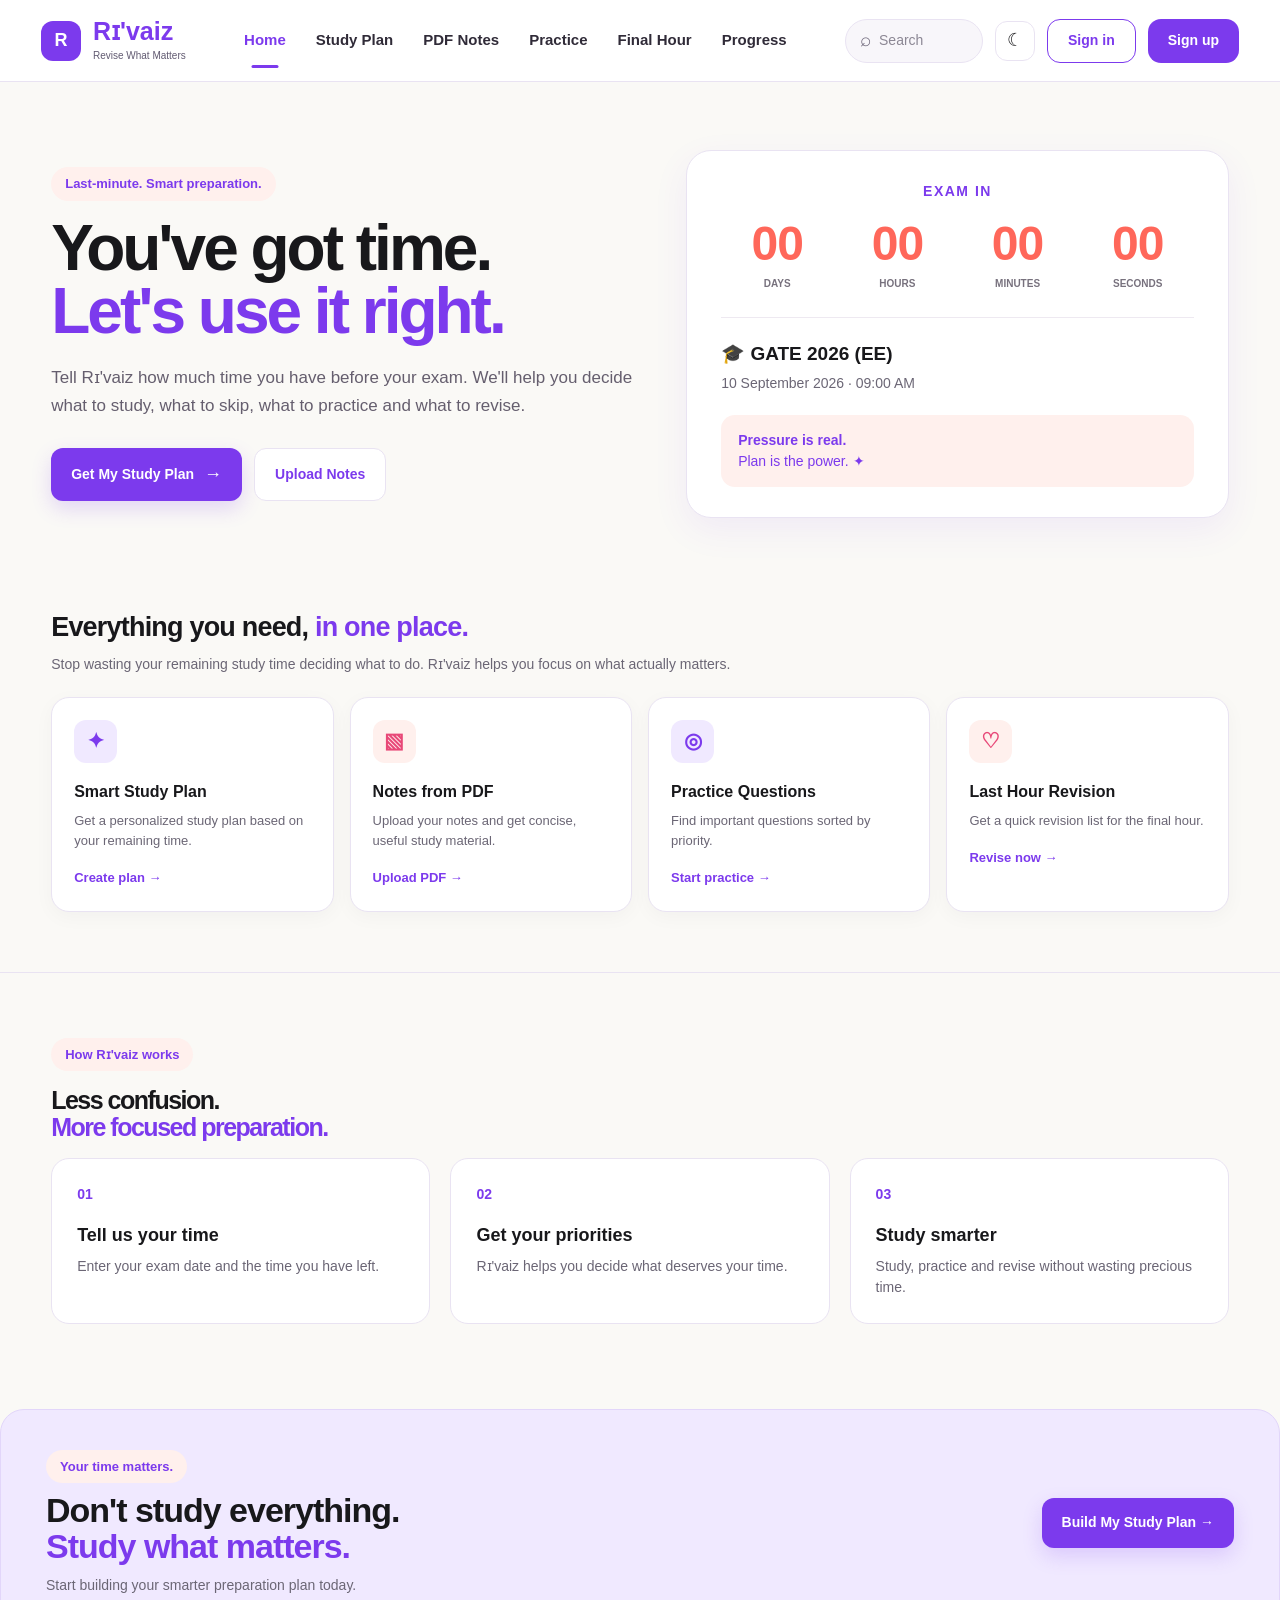
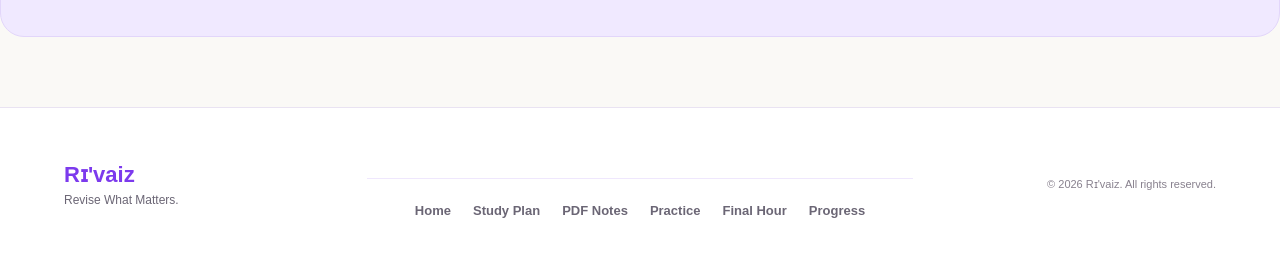
<file: index.html>
<!DOCTYPE html>
<html lang="en">
<head>
    <meta charset="UTF-8">
    <meta name="viewport" content="width=device-width, initial-scale=1.0">

    <title>Rɪ'vaiz — Revise What Matters</title>

    <meta name="description"
          content="Rɪ'vaiz helps students prepare smarter when exam time is running out.">

    <link rel="stylesheet" href="style.css">
</head>

<body>

<!-- ================= HEADER ================= -->

<header class="header">

    <div class="logo-area">
        <a href="index.html" class="logo">
            <span class="logo-box">R</span>
            <span>
                <strong>Rɪ'vaiz</strong>
                <small>Revise What Matters</small>
            </span>
        </a>
    </div>

    <nav class="navbar">

        <a href="index.html" class="active">Home</a>

        <a href="study-plan.html">
            Study Plan
        </a>

        <a href="pdf-notes.html">
            PDF Notes
        </a>

        <a href="practice.html">
            Practice
        </a>

        <a href="final-hour.html">
            Final Hour
        </a>

        <a href="progress.html">
            Progress
        </a>

    </nav>

    <div class="header-actions">

        <div class="search-box">
            <span>⌕</span>
            <input
                type="text"
                placeholder="Search"
                aria-label="Search">
        </div>

        <button class="theme-btn" onclick="toggleTheme()">
            ☾
        </button>

        <a href="signin.html" class="signin-btn">
            Sign in
        </a>

        <a href="signup.html" class="signup-btn">
            Sign up
        </a>

    </div>

</header>


<!-- ================= HERO SECTION ================= -->

<main>

<section class="hero">

    <!-- LEFT SIDE -->

    <div class="hero-content">

        <div class="eyebrow">
            Last-minute. Smart preparation.
        </div>

        <h1>
            You've got time.<br>
            <span>Let's use it right.</span>
        </h1>

        <p class="hero-description">
            Tell Rɪ'vaiz how much time you have before your exam.
            We'll help you decide what to study, what to skip,
            what to practice and what to revise.
        </p>

        <div class="hero-buttons">

            <a href="study-plan.html"
               class="primary-btn">
                Get My Study Plan
                <span>→</span>
            </a>

            <a href="pdf-notes.html"
               class="secondary-btn">
                Upload Notes
            </a>

        </div>

    </div>


    <!-- RIGHT SIDE -->

    <div class="hero-right">

        <!-- COUNTDOWN CARD -->

        <div class="countdown-card">

            <div class="countdown-title">
                EXAM IN
            </div>

            <div class="countdown">

                <div class="time-unit">
                    <strong id="days">07</strong>
                    <span>DAYS</span>
                </div>

                <div class="time-unit">
                    <strong id="hours">08</strong>
                    <span>HOURS</span>
                </div>

                <div class="time-unit">
                    <strong id="minutes">51</strong>
                    <span>MINUTES</span>
                </div>

                <div class="time-unit">
                    <strong id="seconds">07</strong>
                    <span>SECONDS</span>
                </div>

            </div>

            <div class="exam-divider"></div>

            <div class="exam-info">

                <h3>
                    🎓 GATE 2026 (EE)
                </h3>

                <p>
                    10 September 2026 · 09:00 AM
                </p>

            </div>

            <div class="pressure-box">

                <strong>Pressure is real.</strong><br>
                Plan is the power. ✦

            </div>

        </div>

    </div>

</section>


<!-- ================= FEATURES ================= -->

<section class="features-section">

    <div class="feature-intro">

        <h2>
            Everything you need,
            <span>in one place.</span>
        </h2>

        <p>
            Stop wasting your remaining study time deciding what to do.
            Rɪ'vaiz helps you focus on what actually matters.
        </p>

    </div>


    <div class="feature-grid">

        <!-- FEATURE 1 -->

        <a href="study-plan.html"
           class="feature-card">

            <div class="feature-icon purple">
                ✦
            </div>

            <h3>
                Smart Study Plan
            </h3>

            <p>
                Get a personalized study plan
                based on your remaining time.
            </p>

            <span class="feature-link">
                Create plan →
            </span>

        </a>


        <!-- FEATURE 2 -->

        <a href="pdf-notes.html"
           class="feature-card">

            <div class="feature-icon pink">
                ▧
            </div>

            <h3>
                Notes from PDF
            </h3>

            <p>
                Upload your notes and get
                concise, useful study material.
            </p>

            <span class="feature-link">
                Upload PDF →
            </span>

        </a>


        <!-- FEATURE 3 -->

        <a href="practice.html"
           class="feature-card">

            <div class="feature-icon purple">
                ◎
            </div>

            <h3>
                Practice Questions
            </h3>

            <p>
                Find important questions
                sorted by priority.
            </p>

            <span class="feature-link">
                Start practice →
            </span>

        </a>


        <!-- FEATURE 4 -->

        <a href="final-hour.html"
           class="feature-card">

            <div class="feature-icon pink">
                ♡
            </div>

            <h3>
                Last Hour Revision
            </h3>

            <p>
                Get a quick revision list
                for the final hour.
            </p>

            <span class="feature-link">
                Revise now →
            </span>

        </a>

    </div>

</section>


<!-- ================= HOW IT WORKS ================= -->

<section class="how-section">

    <div class="section-heading">

        <div class="eyebrow">
            How Rɪ'vaiz works
        </div>

        <h2>
            Less confusion.<br>
            <span>More focused preparation.</span>
        </h2>

    </div>


    <div class="steps">

        <div class="step">

            <div class="step-number">
                01
            </div>

            <h3>
                Tell us your time
            </h3>

            <p>
                Enter your exam date and
                the time you have left.
            </p>

        </div>


        <div class="step">

            <div class="step-number">
                02
            </div>

            <h3>
                Get your priorities
            </h3>

            <p>
                Rɪ'vaiz helps you decide
                what deserves your time.
            </p>

        </div>


        <div class="step">

            <div class="step-number">
                03
            </div>

            <h3>
                Study smarter
            </h3>

            <p>
                Study, practice and revise
                without wasting precious time.
            </p>

        </div>

    </div>

</section>


<!-- ================= FINAL CTA ================= -->

<section class="cta-section">

    <div>

        <div class="eyebrow">
            Your time matters.
        </div>

        <h2>
            Don't study everything.<br>
            <span>Study what matters.</span>
        </h2>

        <p>
            Start building your smarter preparation plan today.
        </p>

    </div>

    <a href="study-plan.html"
       class="primary-btn">
        Build My Study Plan →
    </a>

</section>

</main>


<!-- ================= FOOTER ================= -->

<footer class="footer">

    <div class="footer-logo">

        <strong>Rɪ'vaiz</strong>

        <p>
            Revise What Matters.
        </p>

    </div>


    <div class="footer-links">

        <a href="index.html">Home</a>
        <a href="study-plan.html">Study Plan</a>
        <a href="pdf-notes.html">PDF Notes</a>
        <a href="practice.html">Practice</a>
        <a href="final-hour.html">Final Hour</a>
        <a href="progress.html">Progress</a>

    </div>


    <div class="footer-copy">

        © 2026 Rɪ'vaiz. All rights reserved.

    </div>

</footer>


<script src="script.js"></script>

</body>
</html>
</file>
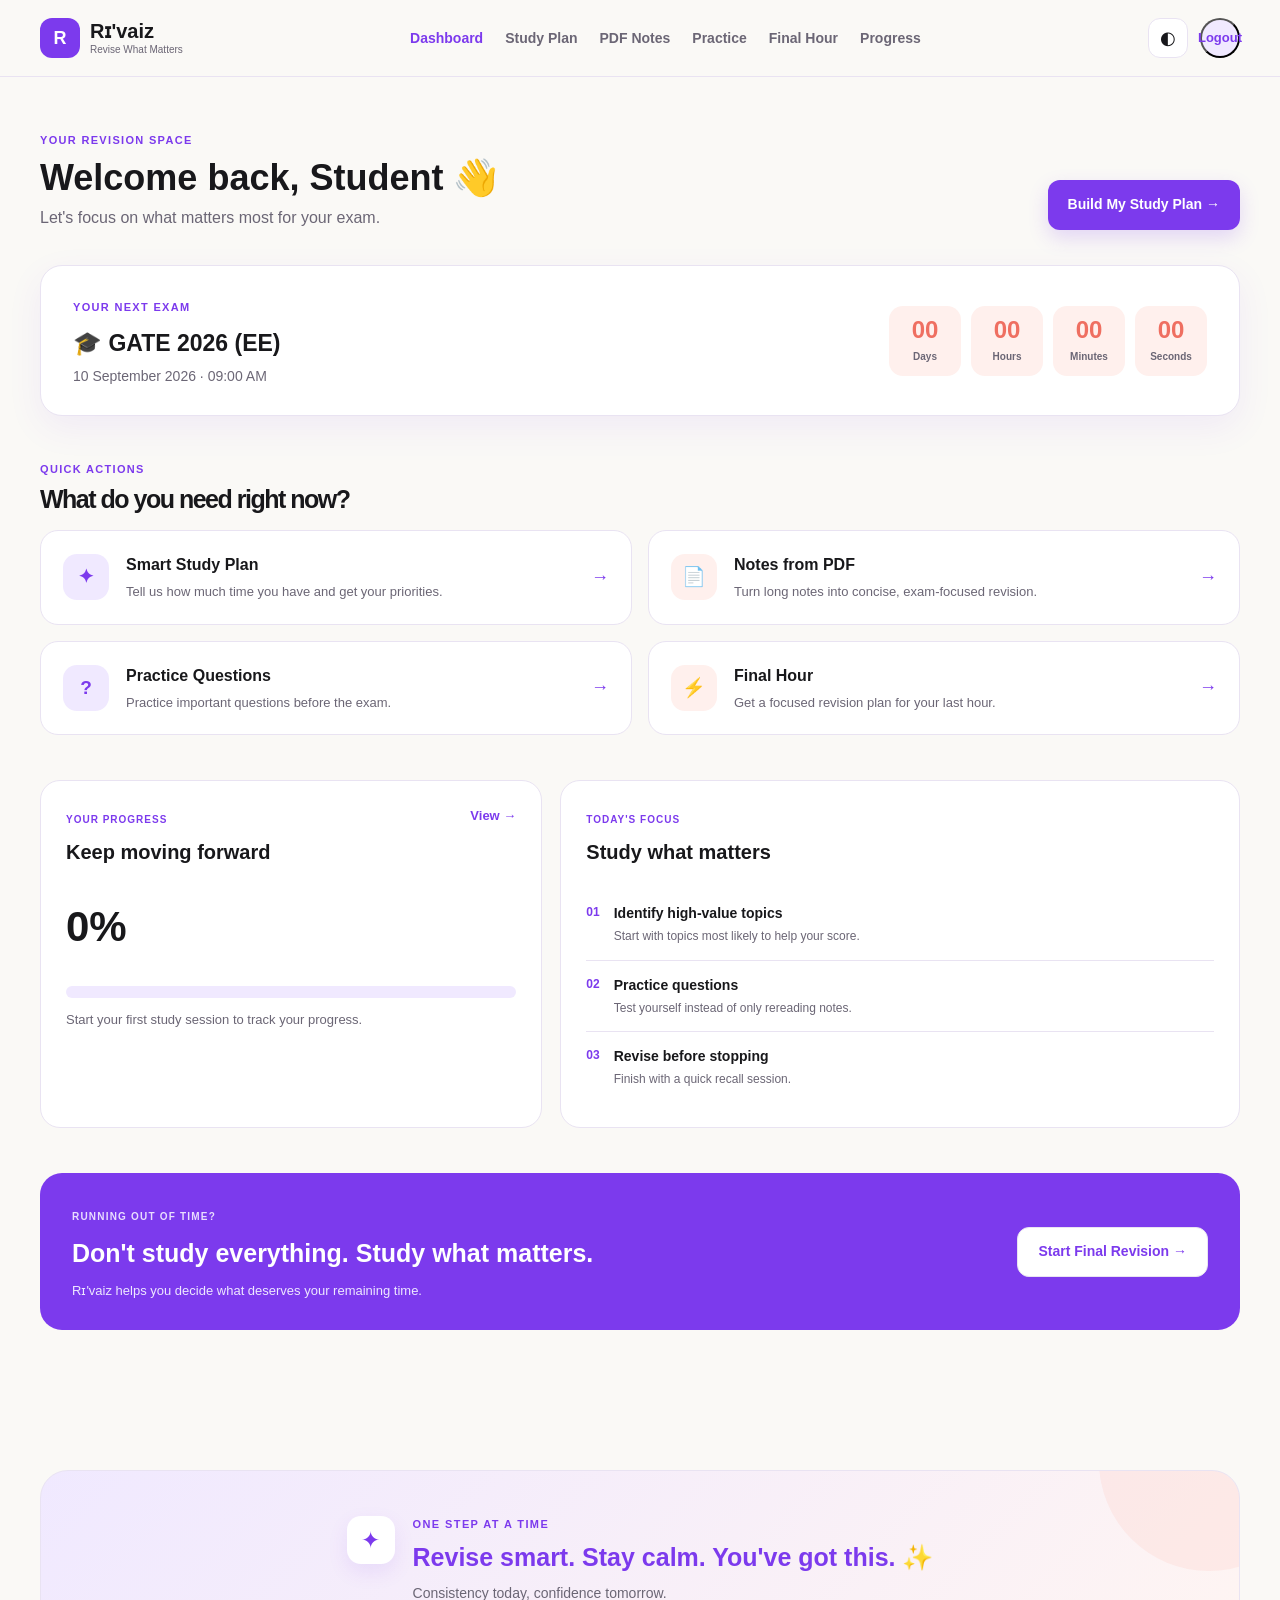
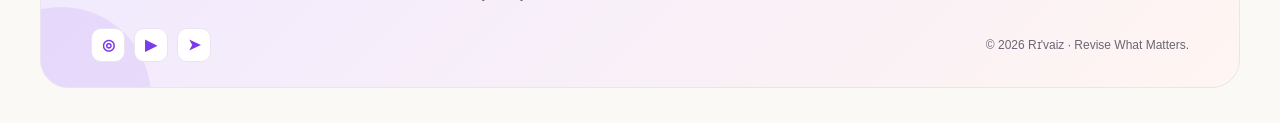
<file: dashboard.html>
<!DOCTYPE html>
<html lang="en">
<head>
  <meta charset="UTF-8">
  <meta name="viewport" content="width=device-width, initial-scale=1.0">

  <title>Dashboard — Rɪ'vaiz</title>

  <link rel="stylesheet" href="style.css">
</head>

<body>

  <!-- =========================
       HEADER
  ========================== -->

  <header class="site-header">

    <div class="container nav-wrap">

      <a href="dashboard.html" class="brand">

        <span class="logo-box">R</span>

        <span>
          <strong>Rɪ'vaiz</strong>
          <small>Revise What Matters</small>
        </span>

      </a>


      <nav class="main-nav">

        <a href="dashboard.html" class="active">
          Dashboard
        </a>

        <a href="study-plan.html">
          Study Plan
        </a>

        <a href="pdf-notes.html">
          PDF Notes
        </a>

        <a href="practice.html">
          Practice
        </a>

        <a href="final-hour.html">
          Final Hour
        </a>

        <a href="progress.html">
          Progress
        </a>

      </nav>


      <div class="header-actions">

        <button
          class="theme-btn"
          onclick="toggleTheme()"
          aria-label="Toggle theme"
        >
          ◐
        </button>

      <button class="user-circle" onclick="logoutUser()" aria-label="Log out">Logout</button>

      </div>

    </div>

  </header>



  <!-- =========================
       DASHBOARD
  ========================== -->

  <main class="dashboard-page">

    <div class="container">


      <!-- Welcome -->

      <section class="dashboard-welcome">

        <div>

          <p class="dashboard-eyebrow">
            YOUR REVISION SPACE
          </p>

          <h1>
            Welcome back, <span id="dashboard-name">Student</span> 👋
          </h1>

          <p>
            Let's focus on what matters most for your exam.
          </p>

        </div>


        <a
          href="study-plan.html"
          class="primary-btn"
        >
          Build My Study Plan →
        </a>

      </section>



      <!-- =========================
           EXAM COUNTDOWN
      ========================== -->

      <section class="dashboard-exam-card">

        <div class="exam-info">

          <span class="exam-label">
            YOUR NEXT EXAM
          </span>

          <h2>
            🎓 GATE 2026 (EE)
          </h2>

          <p>
            10 September 2026 · 09:00 AM
          </p>

        </div>


        <div class="dashboard-countdown">

          <div class="countdown-box">

            <strong id="days">
              00
            </strong>

            <span>
              Days
            </span>

          </div>


          <div class="countdown-box">

            <strong id="hours">
              00
            </strong>

            <span>
              Hours
            </span>

          </div>


          <div class="countdown-box">

            <strong id="minutes">
              00
            </strong>

            <span>
              Minutes
            </span>

          </div>


          <div class="countdown-box">

            <strong id="seconds">
              00
            </strong>

            <span>
              Seconds
            </span>

          </div>

        </div>

      </section>



      <!-- =========================
           QUICK ACTIONS
      ========================== -->

      <section class="dashboard-section">

        <div class="section-heading">

          <div>

            <p class="dashboard-eyebrow">
              QUICK ACTIONS
            </p>

            <h2>
              What do you need right now?
            </h2>

          </div>

        </div>


        <div class="dashboard-tools">


          <!-- Study Plan -->

          <a
            href="study-plan.html"
            class="dashboard-tool"
          >

            <div class="tool-icon purple">
              ✦
            </div>

            <div>

              <h3>
                Smart Study Plan
              </h3>

              <p>
                Tell us how much time you have and get your priorities.
              </p>

            </div>

            <span class="tool-arrow">
              →
            </span>

          </a>



          <!-- PDF Notes -->

          <a
            href="pdf-notes.html"
            class="dashboard-tool"
          >

            <div class="tool-icon coral">
              📄
            </div>

            <div>

              <h3>
                Notes from PDF
              </h3>

              <p>
                Turn long notes into concise, exam-focused revision.
              </p>

            </div>

            <span class="tool-arrow">
              →
            </span>

          </a>



          <!-- Practice -->

          <a
            href="practice.html"
            class="dashboard-tool"
          >

            <div class="tool-icon purple">
              ?
            </div>

            <div>

              <h3>
                Practice Questions
              </h3>

              <p>
                Practice important questions before the exam.
              </p>

            </div>

            <span class="tool-arrow">
              →
            </span>

          </a>



          <!-- Final Hour -->

          <a
            href="final-hour.html"
            class="dashboard-tool"
          >

            <div class="tool-icon coral">
              ⚡
            </div>

            <div>

              <h3>
                Final Hour
              </h3>

              <p>
                Get a focused revision plan for your last hour.
              </p>

            </div>

            <span class="tool-arrow">
              →
            </span>

          </a>

        </div>

      </section>



      <!-- =========================
           PROGRESS + PRIORITIES
      ========================== -->

      <section class="dashboard-grid">


        <!-- Progress -->

        <div class="dashboard-panel">

          <div class="panel-heading">

            <div>

              <span>
                YOUR PROGRESS
              </span>

              <h2>
                Keep moving forward
              </h2>

            </div>

            <a href="progress.html">
              View →
            </a>

          </div>


          <div class="progress-number">
            0%
          </div>

          <div class="progress-bar">

            <div
              class="progress-fill"
              style="width: 0%"
            ></div>

          </div>

          <p class="progress-text">
            Start your first study session to track your progress.
          </p>

        </div>



        <!-- Priorities -->

        <div class="dashboard-panel priority-panel">

          <div class="panel-heading">

            <div>

              <span>
                TODAY'S FOCUS
              </span>

              <h2>
                Study what matters
              </h2>

            </div>

          </div>


          <div class="priority-list">

            <div class="priority-item">

              <span class="priority-number">
                01
              </span>

              <div>

                <strong>
                  Identify high-value topics
                </strong>

                <p>
                  Start with topics most likely to help your score.
                </p>

              </div>

            </div>


            <div class="priority-item">

              <span class="priority-number">
                02
              </span>

              <div>

                <strong>
                  Practice questions
                </strong>

                <p>
                  Test yourself instead of only rereading notes.
                </p>

              </div>

            </div>


            <div class="priority-item">

              <span class="priority-number">
                03
              </span>

              <div>

                <strong>
                  Revise before stopping
                </strong>

                <p>
                  Finish with a quick recall session.
                </p>

              </div>

            </div>

          </div>

        </div>

      </section>



      <!-- =========================
           FINAL CTA
      ========================== -->

      <section class="dashboard-cta">

        <div>

          <span>
            RUNNING OUT OF TIME?
          </span>

          <h2>
            Don't study everything.
            Study what matters.
          </h2>

          <p>
            Rɪ'vaiz helps you decide what deserves your remaining time.
          </p>

        </div>


        <a
          href="final-hour.html"
          class="secondary-btn"
        >
          Start Final Revision →
        </a>

      </section>


    </div>

  </main>



  <!-- =========================
       FOOTER
  ========================== -->
<footer class="dashboard-footer">

  <div class="footer-content">

    <div class="footer-message">
      <span class="footer-spark">✦</span>

      <div>
        <p class="footer-eyebrow">ONE STEP AT A TIME</p>
        <h2>Revise smart. Stay calm. You've got this. ✨</h2>
        <p>
          Consistency today, confidence tomorrow.
        </p>
      </div>
    </div>
 

    <div class="footer-bottom">

      <div class="footer-socials">
        <a href="#" aria-label="Instagram">◎</a>
        <a href="#" aria-label="YouTube">▶</a>
        <a href="#" aria-label="Telegram">➤</a>
      </div>

      <p>
        © 2026 Rɪ'vaiz · Revise What Matters.
      </p>

    </div>

  </div>

</footer>
 


  <script src="script.js"></script>


  <script>

    // Show saved user's name

    const savedName =
      localStorage.getItem("rivaizUserName");

    if (savedName) {
      document.getElementById("dashboard-name").textContent =
        savedName;
    }

  </script>

</body>
</html>
</file>
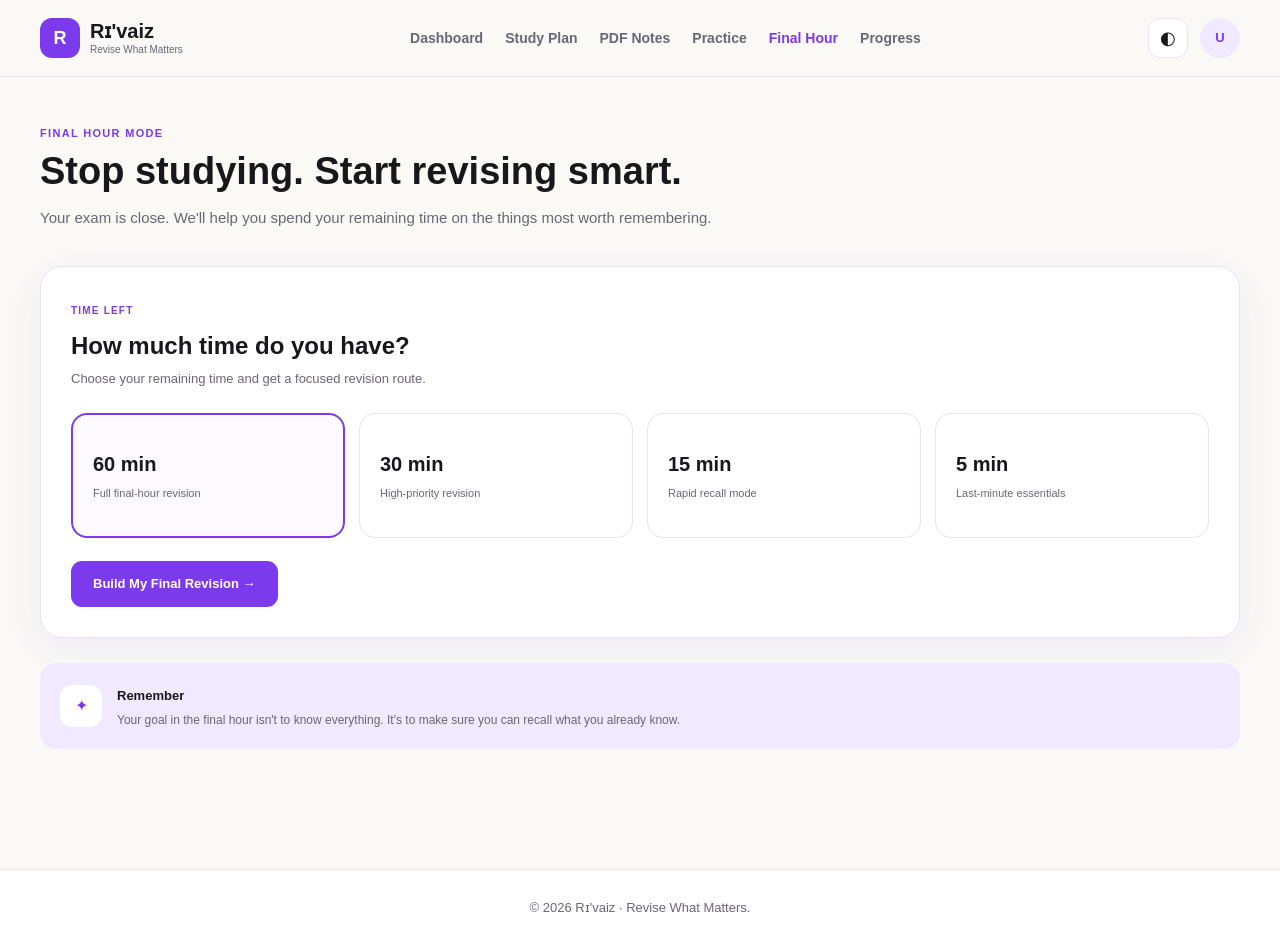
<file: final-hour.html>
<!DOCTYPE html>
<html lang="en">

<head>
  <meta charset="UTF-8">
  <meta name="viewport" content="width=device-width, initial-scale=1.0">

  <title>Final Hour — Rɪ'vaiz</title>

  <link rel="stylesheet" href="style.css">
</head>

<body>

  <!-- HEADER -->

  <header class="site-header">

    <div class="container nav-wrap">

      <a href="dashboard.html" class="brand">

        <span class="logo-box">R</span>

        <span>
          <strong>Rɪ'vaiz</strong>
          <small>Revise What Matters</small>
        </span>

      </a>

      <nav class="main-nav">

        <a href="dashboard.html">Dashboard</a>
        <a href="study-plan.html">Study Plan</a>
        <a href="pdf-notes.html">PDF Notes</a>
        <a href="practice.html">Practice</a>
        <a href="final-hour.html" class="active">Final Hour</a>
        <a href="progress.html">Progress</a>

      </nav>

      <div class="header-actions">

        <button
          class="theme-btn"
          onclick="toggleTheme()"
          aria-label="Toggle theme">
          ◐
        </button>

        <a href="settings.html" class="user-circle">
          U
        </a>

      </div>

    </div>

  </header>


  <!-- FINAL HOUR -->

  <main class="final-hour-page">

    <div class="container">


      <!-- INTRO -->

      <section class="page-intro">

        <p class="dashboard-eyebrow">
          FINAL HOUR MODE
        </p>

        <h1>
          Stop studying. Start revising smart.
        </h1>

        <p>
          Your exam is close. We'll help you spend your remaining
          time on the things most worth remembering.
        </p>

      </section>


      <!-- TIME SELECTOR -->

      <section class="final-time-card">

        <div class="final-time-header">

          <div>

            <span class="result-label">
              TIME LEFT
            </span>

            <h2>
              How much time do you have?
            </h2>

            <p>
              Choose your remaining time and get a focused revision route.
            </p>

          </div>

        </div>


        <div class="time-options">

          <button
            class="time-option selected"
            onclick="selectTime(this, 60)">

            <strong>60 min</strong>
            <small>Full final-hour revision</small>

          </button>


          <button
            class="time-option"
            onclick="selectTime(this, 30)">

            <strong>30 min</strong>
            <small>High-priority revision</small>

          </button>


          <button
            class="time-option"
            onclick="selectTime(this, 15)">

            <strong>15 min</strong>
            <small>Rapid recall mode</small>

          </button>


          <button
            class="time-option"
            onclick="selectTime(this, 5)">

            <strong>5 min</strong>
            <small>Last-minute essentials</small>

          </button>

        </div>


        <button
          class="start-final"
          onclick="startFinalRevision()">

          Build My Final Revision →
          
        </button>

      </section>


      <!-- REVISION PLAN -->

      <section
        class="final-plan"
        id="final-plan"
        style="display:none;">

        <div class="plan-heading">

          <div>

            <span class="result-label">
              YOUR FINAL ROUTE
            </span>

            <h2 id="final-title">
              Your final revision plan
            </h2>

          </div>

          <span
            class="time-badge"
            id="time-badge">
            60 MIN
          </span>

        </div>


        <!-- PRIORITY -->

        <div class="final-grid">


          <div class="final-card priority-card">

            <div class="final-card-icon purple">
              ★
            </div>

            <span class="final-card-label">
              01 · PRIORITY
            </span>

            <h3>
              Revise these first
            </h3>

            <ul>

              <li>
                Core formulas and definitions
              </li>

              <li>
                Frequently tested concepts
              </li>

              <li>
                Important diagrams and shortcuts
              </li>

              <li>
                Your previously weak topics
              </li>

            </ul>

          </div>


          <!-- PRACTICE -->

          <div class="final-card">

            <div class="final-card-icon coral">
              ?
            </div>

            <span class="final-card-label">
              02 · PRACTICE
            </span>

            <h3>
              Test yourself
            </h3>

            <ul>

              <li>
                Solve high-priority questions
              </li>

              <li>
                Review mistakes immediately
              </li>

              <li>
                Don't start unfamiliar topics
              </li>

            </ul>

            <a href="practice.html" class="final-link">
              Go to Practice →
            </a>

          </div>


          <!-- SKIP -->

          <div class="final-card skip-card">

            <div class="final-card-icon coral">
              ×
            </div>

            <span class="final-card-label">
              03 · SKIP
            </span>

            <h3>
              Don't waste time on
            </h3>

            <ul>

              <li>
                Completely new chapters
              </li>

              <li>
                Very low-priority details
              </li>

              <li>
                Long problems you're unfamiliar with
              </li>

            </ul>

          </div>


          <!-- RECALL -->

          <div class="final-card">

            <div class="final-card-icon purple">
              ↻
            </div>

            <span class="final-card-label">
              04 · RECALL
            </span>

            <h3>
              Close your notes
            </h3>

            <ul>

              <li>
                Recall formulas from memory
              </li>

              <li>
                Explain concepts in your own words
              </li>

              <li>
                Mentally review key mistakes
              </li>

            </ul>

          </div>

        </div>


        <!-- FINAL 15 MIN -->

        <div class="last-15-card">

          <div class="last-15-icon">
            ⚡
          </div>

          <div>

            <span class="result-label">
              LAST 15 MINUTES
            </span>

            <h2>
              Don't learn anything new.
            </h2>

            <p>
              Review formulas, key concepts, mistakes and
              high-confidence topics. Then stop.
            </p>

          </div>

        </div>


        <!-- CHECKLIST -->

        <div class="checklist-card">

          <div>

            <span class="result-label">
              FINAL CHECKLIST
            </span>

            <h2>
              Before you walk into the exam
            </h2>

          </div>


          <label class="check-item">

            <input type="checkbox">

            <span>
              I reviewed my important formulas.
            </span>

          </label>


          <label class="check-item">

            <input type="checkbox">

            <span>
              I reviewed my common mistakes.
            </span>

          </label>


          <label class="check-item">

            <input type="checkbox">

            <span>
              I know which topics I will attempt first.
            </span>

          </label>


          <label class="check-item">

            <input type="checkbox">

            <span>
              I am not starting a new difficult topic.
            </span>

          </label>

        </div>

      </section>


      <!-- TIP -->

      <section class="final-tip">

        <div class="tip-icon">
          ✦
        </div>

        <div>

          <strong>
            Remember
          </strong>

          <p>
            Your goal in the final hour isn't to know everything.
            It's to make sure you can recall what you already know.
          </p>

        </div>

      </section>

    </div>

  </main>


  <!-- FOOTER -->

  <footer class="simple-footer">

    <p>
      © 2026 Rɪ'vaiz · Revise What Matters.
    </p>

  </footer>


  <script src="script.js"></script>


  <script>

    let selectedMinutes = 60;


    function selectTime(button, minutes) {

      document
        .querySelectorAll(".time-option")
        .forEach(option => {
          option.classList.remove("selected");
        });

      button.classList.add("selected");

      selectedMinutes = minutes;

    }


    function startFinalRevision() {

      const plan =
        document.getElementById("final-plan");

      const badge =
        document.getElementById("time-badge");

      const title =
        document.getElementById("final-title");


      badge.textContent =
        selectedMinutes + " MIN";


      if (selectedMinutes === 60) {

        title.textContent =
          "Your 60-minute final revision plan";

      } else if (selectedMinutes === 30) {

        title.textContent =
          "Your 30-minute high-priority plan";

      } else if (selectedMinutes === 15) {

        title.textContent =
          "Your 15-minute rapid recall plan";

      } else {

        title.textContent =
          "Your 5-minute emergency revision plan";

      }


      plan.style.display = "block";


      plan.scrollIntoView({
        behavior: "smooth",
        block: "start"
      });

    }

  </script>

</body>

</html>
</file>
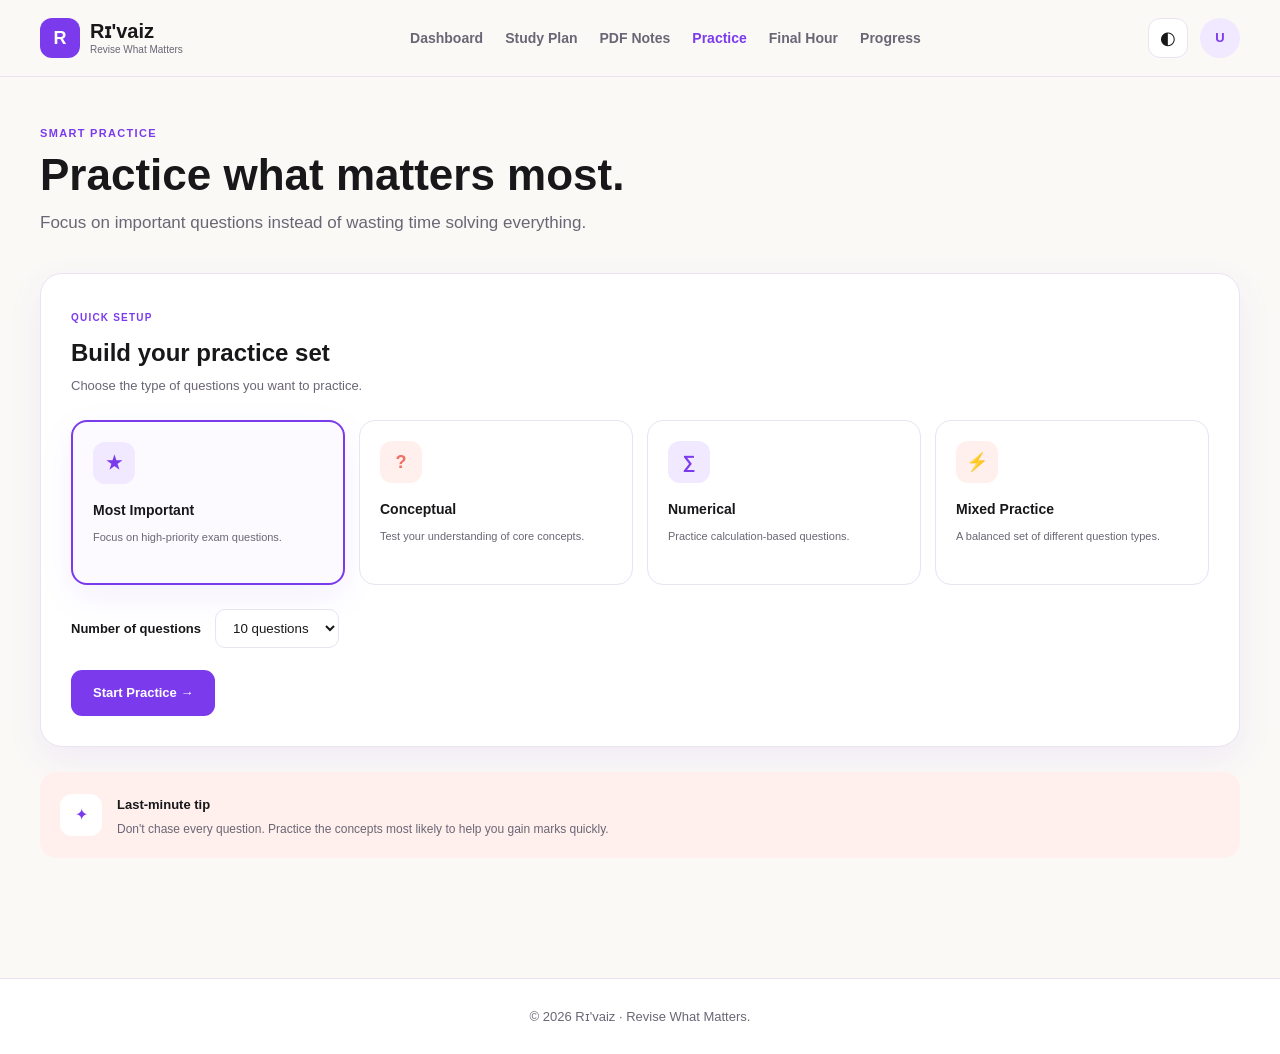
<file: practice.html>
<!DOCTYPE html>
<html lang="en">

<head>
  <meta charset="UTF-8">
  <meta name="viewport" content="width=device-width, initial-scale=1.0">

  <title>Practice — Rɪ'vaiz</title>

  <link rel="stylesheet" href="style.css">
</head>

<body>

  <!-- HEADER -->

  <header class="site-header">

    <div class="container nav-wrap">

      <a href="dashboard.html" class="brand">

        <span class="logo-box">R</span>

        <span>
          <strong>Rɪ'vaiz</strong>
          <small>Revise What Matters</small>
        </span>

      </a>

      <nav class="main-nav">

        <a href="dashboard.html">Dashboard</a>
        <a href="study-plan.html">Study Plan</a>
        <a href="pdf-notes.html">PDF Notes</a>
        <a href="practice.html" class="active">Practice</a>
        <a href="final-hour.html">Final Hour</a>
        <a href="progress.html">Progress</a>

      </nav>

      <div class="header-actions">

        <button
          class="theme-btn"
          onclick="toggleTheme()"
          aria-label="Toggle theme">
          ◐
        </button>

        <a href="settings.html" class="user-circle">
          U
        </a>

      </div>

    </div>

  </header>


  <!-- PRACTICE PAGE -->

  <main class="practice-page">

    <div class="container">

      <section class="page-intro">

        <p class="dashboard-eyebrow">
          SMART PRACTICE
        </p>

        <h1>
          Practice what matters most.
        </h1>

        <p>
          Focus on important questions instead of wasting time
          solving everything.
        </p>

      </section>


      <!-- PRACTICE SETUP -->

      <section class="practice-setup">

        <div class="setup-header">

          <div>
            <span class="result-label">
              QUICK SETUP
            </span>

            <h2>
              Build your practice set
            </h2>

            <p>
              Choose the type of questions you want to practice.
            </p>
          </div>

        </div>


        <div class="practice-options">

          <button
            class="practice-option selected"
            onclick="selectPractice(this, 'important')">

            <span class="practice-icon purple">
              ★
            </span>

            <strong>
              Most Important
            </strong>

            <small>
              Focus on high-priority exam questions.
            </small>

          </button>


          <button
            class="practice-option"
            onclick="selectPractice(this, 'conceptual')">

            <span class="practice-icon coral">
              ?
            </span>

            <strong>
              Conceptual
            </strong>

            <small>
              Test your understanding of core concepts.
            </small>

          </button>


          <button
            class="practice-option"
            onclick="selectPractice(this, 'numerical')">

            <span class="practice-icon purple">
              ∑
            </span>

            <strong>
              Numerical
            </strong>

            <small>
              Practice calculation-based questions.
            </small>

          </button>


          <button
            class="practice-option"
            onclick="selectPractice(this, 'mixed')">

            <span class="practice-icon coral">
              ⚡
            </span>

            <strong>
              Mixed Practice
            </strong>

            <small>
              A balanced set of different question types.
            </small>

          </button>

        </div>


        <div class="question-count">

          <label for="question-number">
            Number of questions
          </label>

          <select id="question-number">

            <option value="5">
              5 questions
            </option>

            <option value="10" selected>
              10 questions
            </option>

            <option value="15">
              15 questions
            </option>

            <option value="20">
              20 questions
            </option>

          </select>

        </div>


        <button
          class="generate-practice"
          onclick="generatePractice()">

          Start Practice →
          
        </button>

      </section>


      <!-- QUESTION AREA -->

      <section
        class="question-area"
        id="question-area"
        style="display: none;">

        <div class="question-top">

          <span class="result-label">
            PRACTICE SESSION
          </span>

          <span id="question-progress">
            Question 1 of 10
          </span>

        </div>


        <div class="question-card">

          <div class="question-number">
            QUESTION 01
          </div>

          <h2 id="question-text">
            Your practice question will appear here.
          </h2>


          <div class="answer-options">

            <button onclick="selectAnswer(this)">
              A. Option one
            </button>

            <button onclick="selectAnswer(this)">
              B. Option two
            </button>

            <button onclick="selectAnswer(this)">
              C. Option three
            </button>

            <button onclick="selectAnswer(this)">
              D. Option four
            </button>

          </div>


          <div class="question-actions">

            <button
              class="skip-question"
              onclick="nextQuestion()">

              Skip

            </button>

            <button
              class="next-question"
              onclick="nextQuestion()">

              Next Question →

            </button>

          </div>

        </div>

      </section>


      <!-- EMPTY STATE -->

      <section class="practice-tip">

        <div class="tip-icon">
          ✦
        </div>

        <div>

          <strong>
            Last-minute tip
          </strong>

          <p>
            Don't chase every question. Practice the concepts
            most likely to help you gain marks quickly.
          </p>

        </div>

      </section>

    </div>

  </main>


  <!-- FOOTER -->

  <footer class="simple-footer">

    <p>
      © 2026 Rɪ'vaiz · Revise What Matters.
    </p>

  </footer>


  <script src="script.js"></script>


  <script>

    let selectedType = "important";
    let currentQuestion = 1;
    let totalQuestions = 10;


    function selectPractice(button, type) {

      document
        .querySelectorAll(".practice-option")
        .forEach(option => {
          option.classList.remove("selected");
        });

      button.classList.add("selected");

      selectedType = type;
    }


    function generatePractice() {

      totalQuestions =
        Number(
          document.getElementById("question-number").value
        );

      currentQuestion = 1;

      document
        .getElementById("question-area")
        .style.display = "block";

      updateQuestion();

      document
        .getElementById("question-area")
        .scrollIntoView({
          behavior: "smooth",
          block: "start"
        });
    }


    function updateQuestion() {

      const questionText =
        document.getElementById("question-text");

      const progress =
        document.getElementById("question-progress");


      progress.textContent =
        "Question " +
        currentQuestion +
        " of " +
        totalQuestions;


      const questions = {

        important:
          "Which concept is most important to understand before the exam?",

        conceptual:
          "Which statement best explains the core principle of this topic?",

        numerical:
          "A system has a given input and output relationship. Which method should be used to calculate the required value?",

        mixed:
          "Which of the following would be the best approach for solving an exam problem under time pressure?"

      };


      questionText.textContent =
        questions[selectedType];

    }


    function selectAnswer(button) {

      document
        .querySelectorAll(".answer-options button")
        .forEach(option => {
          option.classList.remove("selected-answer");
        });

      button.classList.add("selected-answer");

    }


    function nextQuestion() {

      if (currentQuestion < totalQuestions) {

        currentQuestion++;

        updateQuestion();

        window.scrollTo({
          top:
            document.getElementById("question-area")
              .offsetTop - 90,
          behavior: "smooth"
        });

      } else {

        document.getElementById("question-text")
          .textContent =
          "Practice session complete. Great work!";

        document.querySelector(".answer-options")
          .innerHTML =
          "<p class='practice-complete'>You've completed your practice set. Review your weak areas before moving to Final Hour Revision.</p>";

        document.querySelector(".question-actions")
          .innerHTML =
          '<a class="next-question" href="final-hour.html">Go to Final Hour →</a>';

      }

    }

  </script>

</body>
</html>
</file>
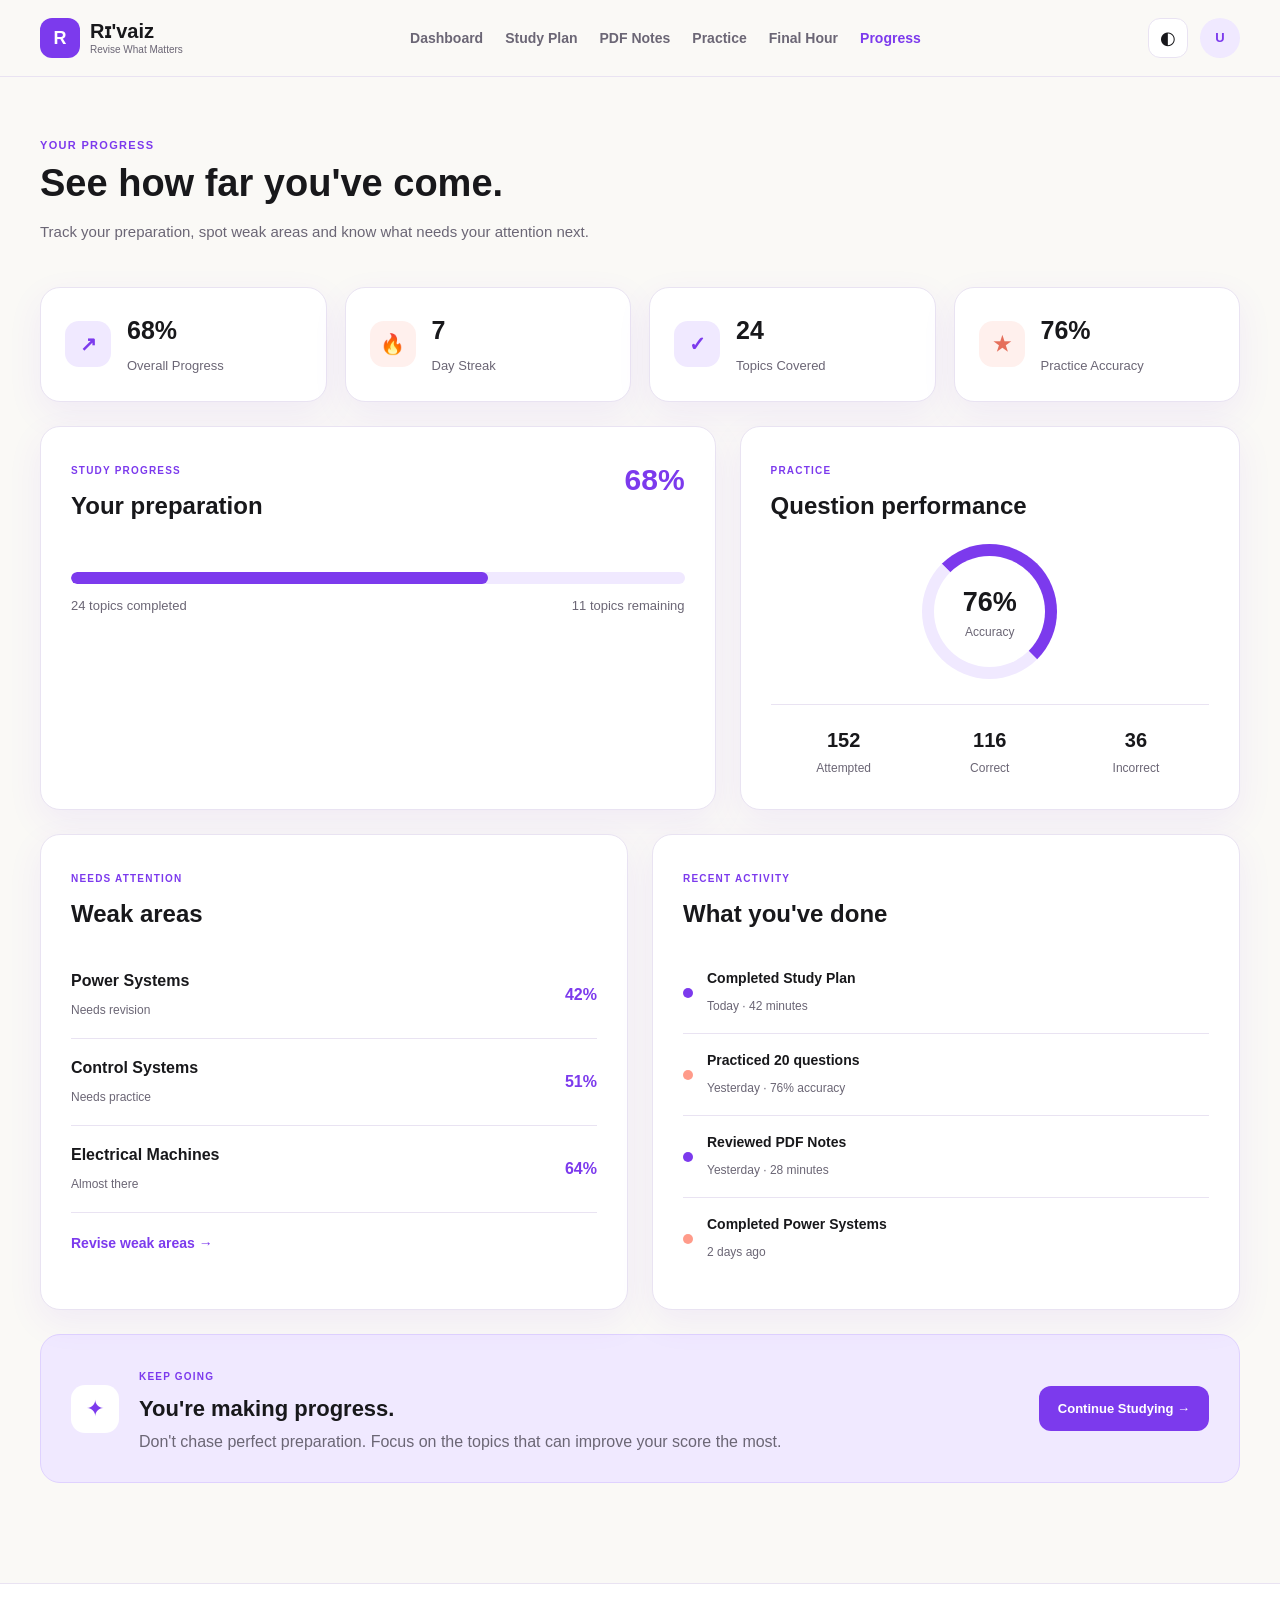
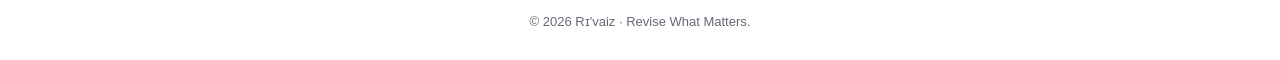
<file: progress.html>
<!DOCTYPE html>
<html lang="en">
<head>
  <meta charset="UTF-8">
  <meta name="viewport" content="width=device-width, initial-scale=1.0">
  <title>Progress — Rɪ'vaiz</title>
  <link rel="stylesheet" href="style.css">
</head>

<body>

<header class="site-header">
  <div class="container nav-wrap">

    <a href="dashboard.html" class="brand">
      <span class="logo-box">R</span>
      <span>
        <strong>Rɪ'vaiz</strong>
        <small>Revise What Matters</small>
      </span>
    </a>

    <nav class="main-nav">
      <a href="dashboard.html">Dashboard</a>
      <a href="study-plan.html">Study Plan</a>
      <a href="pdf-notes.html">PDF Notes</a>
      <a href="practice.html">Practice</a>
      <a href="final-hour.html">Final Hour</a>
      <a href="progress.html" class="active">Progress</a>
    </nav>

    <div class="header-actions">
      <button class="theme-btn" onclick="toggleTheme()">◐</button>
      <a href="settings.html" class="user-circle">U</a>
    </div>

  </div>
</header>


<main class="progress-page">

  <div class="container">

    <section class="page-intro">
      <p class="dashboard-eyebrow">YOUR PROGRESS</p>
      <h1>See how far you've come.</h1>
      <p>
        Track your preparation, spot weak areas and know what needs your attention next.
      </p>
    </section>


    <!-- OVERVIEW -->

    <section class="progress-overview">

      <div class="progress-stat">
        <span class="stat-icon purple">↗</span>
        <div>
          <strong>68%</strong>
          <span>Overall Progress</span>
        </div>
      </div>

      <div class="progress-stat">
        <span class="stat-icon coral">🔥</span>
        <div>
          <strong>7</strong>
          <span>Day Streak</span>
        </div>
      </div>

      <div class="progress-stat">
        <span class="stat-icon purple">✓</span>
        <div>
          <strong>24</strong>
          <span>Topics Covered</span>
        </div>
      </div>

      <div class="progress-stat">
        <span class="stat-icon coral">★</span>
        <div>
          <strong>76%</strong>
          <span>Practice Accuracy</span>
        </div>
      </div>

    </section>


    <!-- MAIN GRID -->

    <section class="progress-main-grid">

      <!-- STUDY PROGRESS -->

      <div class="progress-card study-progress-card">

        <div class="card-heading">
          <div>
            <span class="result-label">STUDY PROGRESS</span>
            <h2>Your preparation</h2>
          </div>

          <strong class="big-percentage">68%</strong>
        </div>

        <div class="progress-bar">
          <span style="width: 68%;"></span>
        </div>

        <div class="progress-details">
          <span>24 topics completed</span>
          <span>11 topics remaining</span>
        </div>

      </div>


      <!-- PRACTICE -->

      <div class="progress-card">

        <span class="result-label">PRACTICE</span>
        <h2>Question performance</h2>

        <div class="accuracy-circle">
          <strong>76%</strong>
          <span>Accuracy</span>
        </div>

        <div class="practice-mini-stats">
          <div>
            <strong>152</strong>
            <span>Attempted</span>
          </div>

          <div>
            <strong>116</strong>
            <span>Correct</span>
          </div>

          <div>
            <strong>36</strong>
            <span>Incorrect</span>
          </div>
        </div>

      </div>

    </section>


    <!-- LOWER GRID -->

    <section class="progress-lower-grid">

      <!-- WEAK AREAS -->

      <div class="progress-card">

        <div class="card-heading">
          <div>
            <span class="result-label">NEEDS ATTENTION</span>
            <h2>Weak areas</h2>
          </div>
        </div>

        <div class="weak-topic">
          <div>
            <strong>Power Systems</strong>
            <span>Needs revision</span>
          </div>
          <span class="weak-percent">42%</span>
        </div>

        <div class="weak-topic">
          <div>
            <strong>Control Systems</strong>
            <span>Needs practice</span>
          </div>
          <span class="weak-percent">51%</span>
        </div>

        <div class="weak-topic">
          <div>
            <strong>Electrical Machines</strong>
            <span>Almost there</span>
          </div>
          <span class="weak-percent">64%</span>
        </div>

        <a href="study-plan.html" class="progress-link">
          Revise weak areas →
        </a>

      </div>


      <!-- RECENT ACTIVITY -->

      <div class="progress-card">

        <div class="card-heading">
          <div>
            <span class="result-label">RECENT ACTIVITY</span>
            <h2>What you've done</h2>
          </div>
        </div>

        <div class="activity-item">
          <span class="activity-dot purple-dot"></span>
          <div>
            <strong>Completed Study Plan</strong>
            <span>Today · 42 minutes</span>
          </div>
        </div>

        <div class="activity-item">
          <span class="activity-dot coral-dot"></span>
          <div>
            <strong>Practiced 20 questions</strong>
            <span>Yesterday · 76% accuracy</span>
          </div>
        </div>

        <div class="activity-item">
          <span class="activity-dot purple-dot"></span>
          <div>
            <strong>Reviewed PDF Notes</strong>
            <span>Yesterday · 28 minutes</span>
          </div>
        </div>

        <div class="activity-item">
          <span class="activity-dot coral-dot"></span>
          <div>
            <strong>Completed Power Systems</strong>
            <span>2 days ago</span>
          </div>
        </div>

      </div>

    </section>


    <!-- MOTIVATION -->

    <section class="progress-motivation">

      <div class="motivation-icon">✦</div>

      <div>
        <span class="result-label">KEEP GOING</span>
        <h2>You're making progress.</h2>
        <p>
          Don't chase perfect preparation. Focus on the topics that can improve your score the most.
        </p>
      </div>

      <a href="study-plan.html" class="progress-action">
        Continue Studying →
      </a>

    </section>

  </div>

</main>


<footer class="simple-footer">
  <p>© 2026 Rɪ'vaiz · Revise What Matters.</p>
</footer>


<script src="script.js"></script>

</body>
</html>
</file>
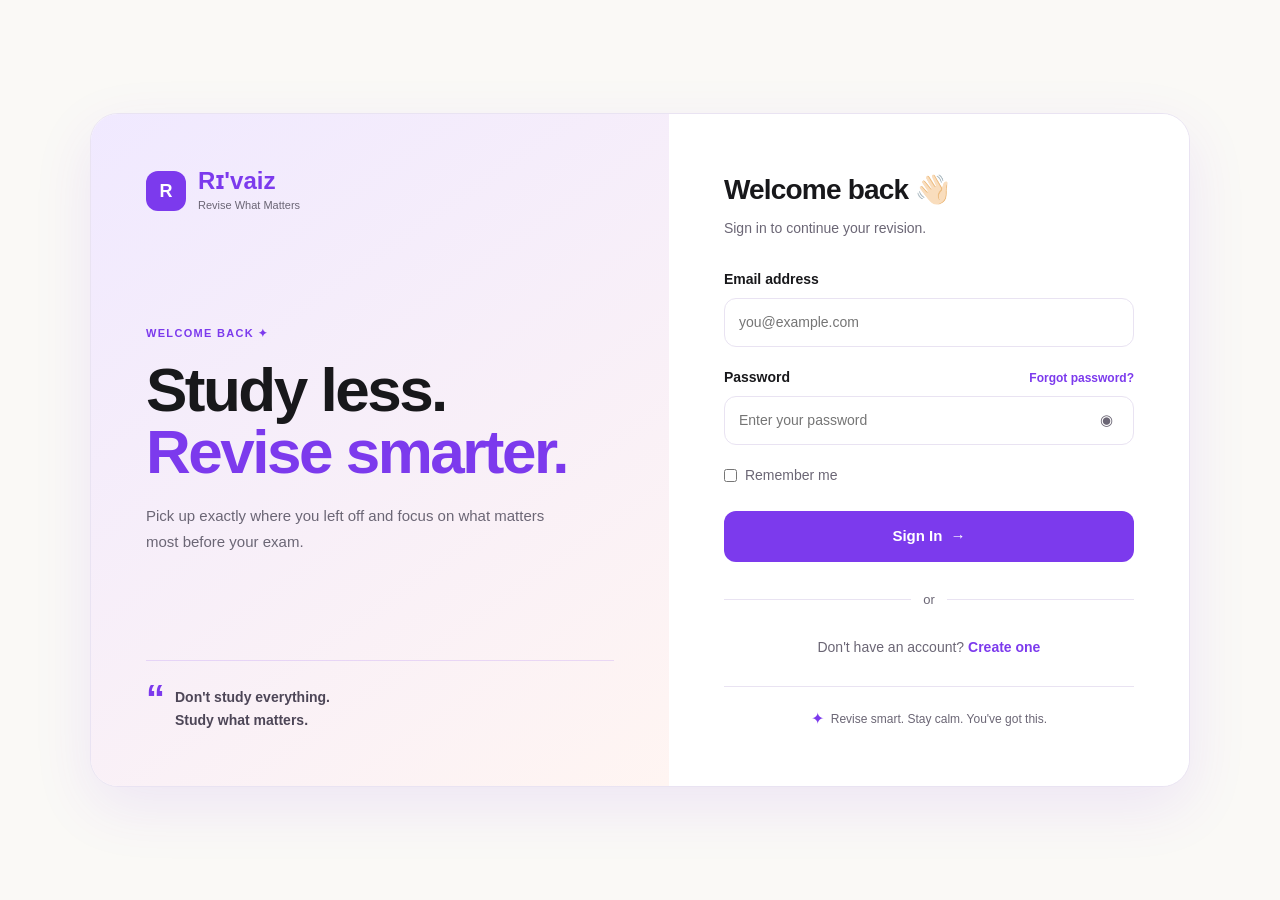
<file: signin.html>
<!DOCTYPE html>
<html lang="en">
<head>
  <meta charset="UTF-8">
  <meta name="viewport" content="width=device-width, initial-scale=1.0">

  <title>Sign In | Rɪ'vaiz</title>

  <link rel="stylesheet" href="style.css">
</head>

<body class="auth-page">

  <main class="auth-container">

    <!-- LEFT SIDE -->
    <section class="auth-brand">

      <a href="index.html" class="auth-logo">
        <span class="logo-box">R</span>

        <span>
          <strong>Rɪ'vaiz</strong>
          <small>Revise What Matters</small>
        </span>
      </a>

      <div class="auth-intro">

        <span class="auth-kicker">
          WELCOME BACK ✦
        </span>

        <h1>
          Study less.<br>
          <span>Revise smarter.</span>
        </h1>

        <p>
          Pick up exactly where you left off and focus
          on what matters most before your exam.
        </p>

      </div>

      <div class="auth-quote">

        <span>“</span>

        <p>
          Don't study everything.<br>
          Study what matters.
        </p>

      </div>

    </section>


    <!-- RIGHT SIDE -->
    <section class="auth-card">

      <div class="auth-card-header">

        <h2>Welcome back 👋🏻</h2>

        <p>
          Sign in to continue your revision.
        </p>

      </div>


      <!-- SIGN IN FORM -->
      <form onsubmit="signIn(event)" class="auth-form">

        <!-- EMAIL -->
        <div class="form-group">

          <label for="signin-email">
            Email address
          </label>

          <input
            type="email"
            id="signin-email"
            name="email"
            placeholder="you@example.com"
            autocomplete="email"
            required
          >

        </div>


        <!-- PASSWORD -->
        <div class="form-group">

          <div class="form-label-row">

            <label for="signin-password">
              Password
            </label>

            <a href="#" onclick="return false;">
              Forgot password?
            </a>

          </div>

          <div class="password-field">

            <input
              type="password"
              id="signin-password"
              name="password"
              placeholder="Enter your password"
              autocomplete="current-password"
              required
            >

            <button
              type="button"
              class="password-toggle"
              onclick="togglePassword('signin-password', this)"
              aria-label="Show password"
            >
              ◉
            </button>

          </div>

        </div>


        <!-- REMEMBER ME -->
        <label class="remember-row">

          <input
            type="checkbox"
            id="remember-me"
          >

          <span>
            Remember me
          </span>

        </label>


        <!-- SIGN IN BUTTON -->
        <button
          type="submit"
          class="auth-submit"
        >
          Sign In
          <span>→</span>
        </button>

      </form>


      <!-- DIVIDER -->
      <div class="auth-divider">
        <span>or</span>
      </div>


      <!-- SIGN UP -->
      <div class="auth-switch">

        <p>
          Don't have an account?
          <a href="signup.html">Create one</a>
        </p>

      </div>


      <!-- FOOTER -->
      <div class="auth-mini-footer">

        <span>✦</span>

        <p>
          Revise smart. Stay calm. You've got this.
        </p>

      </div>

    </section>

  </main>


  <!-- SCRIPT -->
  <script src="script.js"></script>

</body>
</html>
</file>
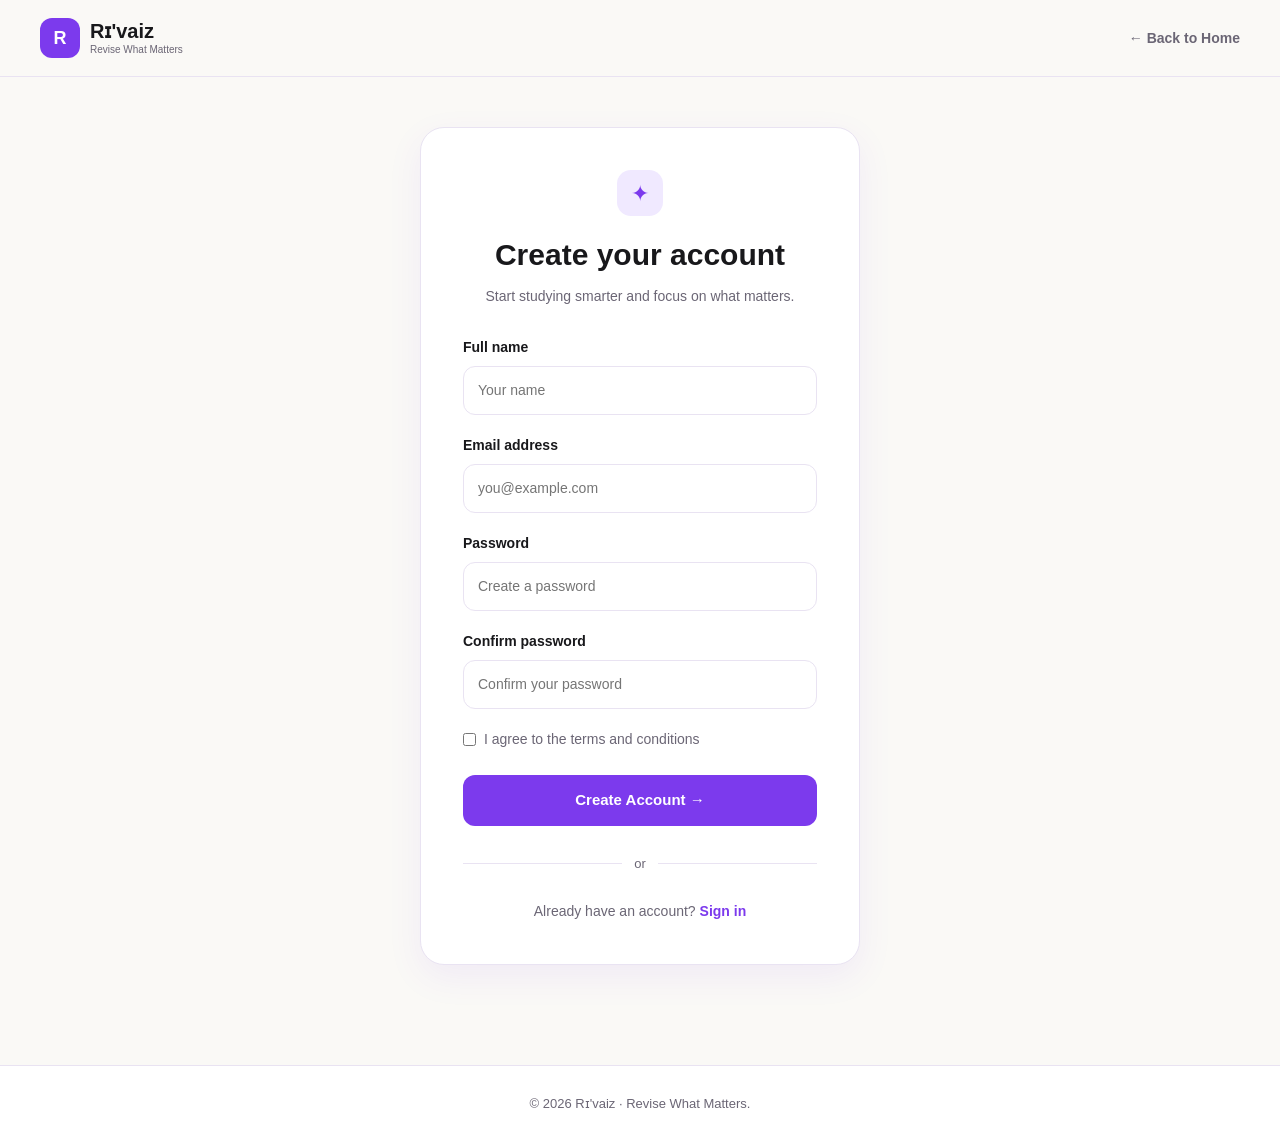
<file: signup.html>
<!DOCTYPE html>
<html lang="en">
<head>
  <meta charset="UTF-8">
  <meta name="viewport" content="width=device-width, initial-scale=1.0">
  <title>Create Account — Rɪ'vaiz</title>
  <link rel="stylesheet" href="style.css">
</head>

<body>

  <!-- Header -->
  <header class="site-header">
    <div class="container nav-wrap">

      <a href="index.html" class="brand">
        <span class="logo-box">R</span>

        <span>
          <strong>Rɪ'vaiz</strong>
          <small>Revise What Matters</small>
        </span>
      </a>

      <a href="index.html" class="back-home">
        ← Back to Home
      </a>

    </div>
  </header>


  <!-- Sign Up -->
  <main class="auth-page">

    <div class="auth-card">

      <div class="auth-heading">

        <span class="auth-icon">✦</span>

        <h1>Create your account</h1>

        <p>
          Start studying smarter and focus on what matters.
        </p>

      </div>


      <form class="auth-form" onsubmit="signUp(event)">

        <div class="form-group">

          <label for="name">
            Full name
          </label>

          <input
            type="text"
            id="name"
            placeholder="Your name"
            required
          >

        </div>


        <div class="form-group">

          <label for="signup-email">
            Email address
          </label>

          <input
            type="email"
            id="signup-email"
            placeholder="you@example.com"
            required
          >

        </div>


        <div class="form-group">

          <label for="signup-password">
            Password
          </label>

          <input
            type="password"
            id="signup-password"
            placeholder="Create a password"
            minlength="6"
            required
          >

        </div>


        <div class="form-group">

          <label for="confirm-password">
            Confirm password
          </label>

          <input
            type="password"
            id="confirm-password"
            placeholder="Confirm your password"
            minlength="6"
            required
          >

        </div>


        <label class="remember-row">

          <input
            type="checkbox"
            required
          >

          <span>
            I agree to the terms and conditions
          </span>

        </label>


        <button
          type="submit"
          class="auth-submit"
        >
          Create Account →
        </button>

      </form>


      <div class="auth-divider">
        <span>or</span>
      </div>


      <p class="auth-switch">

        Already have an account?

        <a href="signin.html">
          Sign in
        </a>

      </p>

    </div>

  </main>


  <!-- Footer -->
  <footer class="simple-footer">

    <p>
      © 2026 Rɪ'vaiz · Revise What Matters.
    </p>

  </footer>


  <script src="script.js"></script>

</body>
</html>
</file>
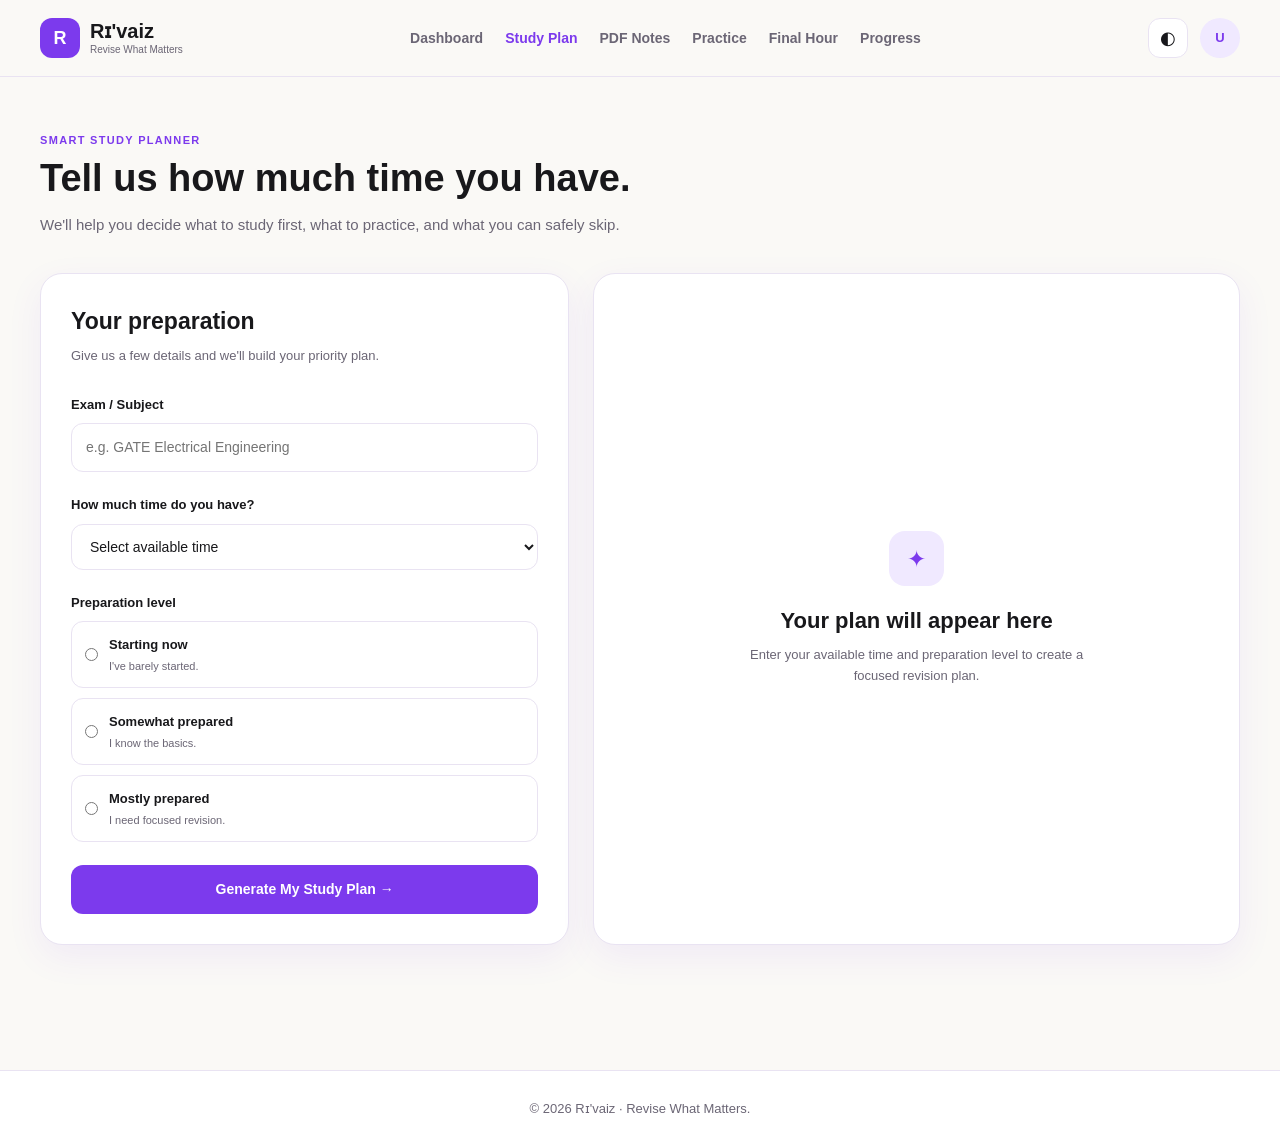
<file: study-plan.html>
<!DOCTYPE html>
<html lang="en">
<head>
  <meta charset="UTF-8">
  <meta name="viewport" content="width=device-width, initial-scale=1.0">
  <title>Study Plan — Rɪ'vaiz</title>
  <link rel="stylesheet" href="style.css">
</head>

<body>

<header class="site-header">
  <div class="container nav-wrap">

    <a href="dashboard.html" class="brand">
      <span class="logo-box">R</span>
      <span>
        <strong>Rɪ'vaiz</strong>
        <small>Revise What Matters</small>
      </span>
    </a>

    <nav class="main-nav">
      <a href="dashboard.html">Dashboard</a>
      <a href="study-plan.html" class="active">Study Plan</a>
      <a href="pdf-notes.html">PDF Notes</a>
      <a href="practice.html">Practice</a>
      <a href="final-hour.html">Final Hour</a>
      <a href="progress.html">Progress</a>
    </nav>

    <div class="header-actions">
      <button class="theme-btn" onclick="toggleTheme()">◐</button>
      <a href="settings.html" class="user-circle">U</a>
    </div>

  </div>
</header>


<main class="study-plan-page">

  <div class="container">

    <section class="page-intro">
      <p class="dashboard-eyebrow">SMART STUDY PLANNER</p>

      <h1>
        Tell us how much time you have.
      </h1>

      <p>
        We'll help you decide what to study first, what to practice,
        and what you can safely skip.
      </p>
    </section>


    <section class="planner-layout">

      <!-- INPUT CARD -->

      <div class="planner-card">

        <h2>Your preparation</h2>

        <p class="planner-description">
          Give us a few details and we'll build your priority plan.
        </p>


        <div class="planner-field">

          <label for="subject">
            Exam / Subject
          </label>

          <input
            type="text"
            id="subject"
            placeholder="e.g. GATE Electrical Engineering"
          >

        </div>


        <div class="planner-field">

          <label for="study-time">
            How much time do you have?
          </label>

          <select id="study-time">

            <option value="">
              Select available time
            </option>

            <option value="1">
              1 hour
            </option>

            <option value="2">
              2 hours
            </option>

            <option value="4">
              4 hours
            </option>

            <option value="8">
              8 hours
            </option>

            <option value="12">
              12 hours
            </option>

            <option value="24">
              24 hours
            </option>

            <option value="48">
              2 days
            </option>

            <option value="72">
              3 days
            </option>

            <option value="168">
              1 week
            </option>

          </select>

        </div>


        <div class="planner-field">

          <label>
            Preparation level
          </label>

          <div class="level-options">

            <label class="level-option">
              <input type="radio" name="level" value="low">
              <span>
                <strong>Starting now</strong>
                <small>I've barely started.</small>
              </span>
            </label>


            <label class="level-option">
              <input type="radio" name="level" value="medium">
              <span>
                <strong>Somewhat prepared</strong>
                <small>I know the basics.</small>
              </span>
            </label>


            <label class="level-option">
              <input type="radio" name="level" value="high">
              <span>
                <strong>Mostly prepared</strong>
                <small>I need focused revision.</small>
              </span>
            </label>

          </div>

        </div>


        <button
          class="planner-button"
          onclick="generateStudyPlan()"
        >
          Generate My Study Plan →
        </button>

      </div>


      <!-- RESULT CARD -->

      <div class="planner-result">

        <div class="result-empty" id="result-empty">

          <div class="result-icon">
            ✦
          </div>

          <h2>
            Your plan will appear here
          </h2>

          <p>
            Enter your available time and preparation level
            to create a focused revision plan.
          </p>

        </div>


        <div
          class="result-content"
          id="result-content"
          style="display: none;"
        >

          <span class="result-label">
            YOUR PRIORITY PLAN
          </span>

          <h2 id="plan-title">
            Your Study Plan
          </h2>

          <p id="plan-summary"></p>


          <div class="plan-list">

            <div class="plan-item">

              <span>01</span>

              <div>
                <strong>High-priority topics</strong>
                <p>
                  Focus on concepts with the highest value first.
                </p>
              </div>

            </div>


            <div class="plan-item">

              <span>02</span>

              <div>
                <strong>Practice questions</strong>
                <p>
                  Test your understanding with targeted questions.
                </p>
              </div>

            </div>


            <div class="plan-item">

              <span>03</span>

              <div>
                <strong>Quick revision</strong>
                <p>
                  Finish by recalling formulas, facts and weak areas.
                </p>
              </div>

            </div>


            <div class="plan-item skip-item">

              <span>04</span>

              <div>
                <strong>What to skip</strong>
                <p>
                  Avoid spending your limited time on low-value material.
                </p>
              </div>

            </div>

          </div>

          <div class="plan-item">
  <div class="plan-item-number">05</div>
  <div class="plan-item-content">
    <strong>Time Breakdown</strong>
    <p id="time-breakdown">
      Your available time will be divided into focused study blocks.
    </p>
  </div>
</div>
          <a
            href="practice.html"
            class="planner-next"
          >
            Practice Important Questions →
          </a>

        </div>

      </div>

    </section>

  </div>

</main>


<footer class="simple-footer">
  <p>© 2026 Rɪ'vaiz · Revise What Matters.</p>
</footer>


<script src="script.js"></script>

<script>

 function generateStudyPlan() {

  const subject = document.getElementById("subject").value.trim();
  const time = document.getElementById("study-time").value;
  const level = document.querySelector('input[name="level"]:checked');

  if (!subject) {
    alert("Please enter your exam or subject.");
    return;
  }

  if (!time) {
    alert("Please select how much time you have.");
    return;
  }

  if (!level) {
    alert("Please select your preparation level.");
    return;
  }

  const hours = Number(time);
  const exam = subject.toLowerCase();

  /* =========================
     DEFAULT PLAN
  ========================= */

  let topics = [
    "Start with the most important and frequently tested topics.",
    "Move to medium-priority concepts after covering the high-value areas.",
    "Use your remaining time for weak areas and quick revision."
  ];

  let practice =
    "Practice previous-year questions and exam-style questions from the topics you studied.";

  let revision =
    "Recall formulas, definitions, key concepts and mistakes without looking at your notes.";

  let skip =
    "Avoid low-frequency topics, lengthy proofs and details that are unlikely to improve your score.";

  /* =========================
     EXAM-SPECIFIC PLANS
  ========================= */

  if (
    exam.includes("gate") ||
    exam.includes("electrical") ||
    exam.includes("ee")
  ) {

    topics = [
      "Prioritize Network Theory, Signals & Systems, Control Systems and Electrical Machines.",
      "Then cover Power Systems, Power Electronics and other high-weightage areas.",
      "Finish with your weakest numerical topics and important formulas."
    ];

    practice =
      "Solve GATE previous-year questions first. Focus especially on numerical problems, repeated concepts and questions where you usually make mistakes.";

    revision =
      "Revise formulas, standard results, shortcuts, important graphs and common numerical traps.";

    skip =
      "Skip very lengthy derivations, extremely low-frequency concepts and difficult questions that consume too much time for too little gain.";

  } else if (
    exam.includes("neet") ||
    exam.includes("medical")
  ) {

    topics = [
      "Prioritize high-yield Biology chapters and NCERT-based facts.",
      "Revise important Chemistry reactions, formulas and frequently tested concepts.",
      "Finish with Physics formulas and commonly repeated numerical patterns."
    ];

    practice =
      "Practice previous-year NEET questions and chapter-wise MCQs, focusing on accuracy and repeated concepts.";

    revision =
      "Rapidly recall NCERT facts, formulas, reactions, diagrams and mistakes from previous practice.";

    skip =
      "Avoid spending excessive time on obscure facts or very difficult questions with low expected value.";

  } else if (
    exam.includes("jee") ||
    exam.includes("engineering entrance")
  ) {

    topics = [
      "Prioritize high-weightage concepts from Physics, Chemistry and Mathematics.",
      "Strengthen formulas, standard problem types and frequently repeated concepts.",
      "Use the final study block for weak chapters and mixed practice."
    ];

    practice =
      "Solve previous-year JEE questions and timed problems. Prioritize questions representing common exam patterns.";

    revision =
      "Revise formulas, reactions, shortcuts, standard results and frequently repeated problem types.";

    skip =
      "Skip extremely difficult problems and low-priority subtopics when they consume too much time.";

  } else if (
    exam.includes("upsc") ||
    exam.includes("ias") ||
    exam.includes("civil services")
  ) {

    topics = [
      "Prioritize Polity, Modern History, Geography, Economy and other high-yield areas.",
      "Revise important current-affairs connections and frequently tested concepts.",
      "Use remaining time for weak areas and rapid factual recall."
    ];

    practice =
      "Practice previous-year UPSC questions and identify recurring themes, concepts and question patterns.";

    revision =
      "Revise facts, constitutional articles, important events, key data and your personal mistake list.";

    skip =
      "Avoid getting stuck in overly detailed sources or low-yield facts that are unlikely to improve your score.";

  } else if (
    exam.includes("cat") ||
    exam.includes("mba entrance")
  ) {

    topics = [
      "Prioritize your weakest area among VARC, DILR and Quant.",
      "Practice the most common question types and improve solving speed.",
      "Finish with timed mixed sets rather than learning too many new concepts."
    ];

    practice =
      "Solve previous CAT questions and timed sectional sets. Focus on accuracy, selection and time management.";

    revision =
      "Revise formulas, shortcuts, common question patterns and mistakes from previous sets.";

    skip =
      "Avoid spending excessive time on unusually difficult questions or low-confidence topics with poor return.";

  } else if (
    exam.includes("ssc") ||
    exam.includes("bank") ||
    exam.includes("banking")
  ) {

    topics = [
      "Prioritize Quantitative Aptitude, Reasoning and English fundamentals.",
      "Revise frequently tested General Awareness topics if relevant to your exam.",
      "Finish with timed practice and your weakest question types."
    ];

    practice =
      "Practice previous-year questions and timed sets. Focus on speed, accuracy and frequently repeated patterns.";

    revision =
      "Revise formulas, vocabulary, grammar rules, shortcuts and questions you previously got wrong.";

    skip =
      "Avoid spending too much time on rare question types or extremely difficult problems.";

  }

  /* =========================
     PREPARATION LEVEL
  ========================= */

  let levelAdjustment = "";

  if (level.value === "low") {

    levelAdjustment =
      "Since your preparation is at an early stage, spend more time understanding high-yield basics before moving to practice.";

  } else if (level.value === "medium") {

    levelAdjustment =
      "Your preparation is moderate, so balance concept revision with targeted practice and previous-year questions.";

  } else if (level.value === "high") {

    levelAdjustment =
      "Your preparation is strong, so minimize new learning and spend most of your time on PYQs, weak areas and rapid recall.";

  }

  /* =========================
     TIME-BASED STRATEGY
  ========================= */

  let planTitle = "";
  let timeStrategy = "";

  if (hours <= 1) {

    planTitle = "Your 1-Hour Rescue Plan";

    timeStrategy =
      "Use roughly 40 minutes for high-priority concepts, 15 minutes for important questions and 5 minutes for final recall.";

  } else if (hours <= 4) {

    planTitle = "Your 4-Hour Priority Plan";

    timeStrategy =
      "Spend most of your time on high-value topics, followed by targeted questions and a short final revision.";

  } else if (hours <= 12) {

    planTitle = "Your Focused Revision Plan";

    timeStrategy =
      "Divide your time between priority topics, practice, weak areas and repeated revision instead of studying everything equally.";

  } else {

    planTitle = "Your Extended Study Plan";

    timeStrategy =
      "Use multiple focused study blocks. Cover high-priority topics first, then practice, strengthen weak areas and finish each block with recall.";

  }

  /* =========================
     UPDATE RESULT
  ========================= */

  document.getElementById("plan-title").textContent = planTitle;

  document.getElementById("plan-summary").textContent =
    `${levelAdjustment} ${timeStrategy}`;
     /* =========================
     TIME BREAKDOWN
  ========================= */

  let timeBreakdown = "";

  if (hours <= 1) {

    timeBreakdown =
      "0–35 min: High-priority concepts · 35–50 min: Important questions · 50–60 min: Formula recall and final revision.";

  } else if (hours <= 4) {

    timeBreakdown =
      "0–90 min: High-priority topics · 90–150 min: PYQs and important questions · 150–195 min: Weak areas · 195–240 min: Final recall and revision.";

  } else if (hours <= 12) {

    timeBreakdown =
      "First 40%: High-priority topics · Next 25%: Practice & PYQs · Next 20%: Weak areas · Final 15%: Rapid revision and recall.";

  } else {

    timeBreakdown =
      "Study in focused blocks: Priority topics → Practice/PYQs → Weak areas → Revision. Take short breaks between blocks and end each study session with active recall.";

  }

  document.getElementById("time-breakdown").textContent =
    timeBreakdown;

  const planItems =
    document.querySelectorAll(".plan-item");

  if (planItems.length >= 4) {

    planItems[0].querySelector("strong").textContent =
      "01 · High-Priority Topics";

    planItems[0].querySelector("p").textContent =
      topics.join(" ");

    planItems[1].querySelector("strong").textContent =
      "02 · Practice Strategy";

    planItems[1].querySelector("p").textContent =
      practice;

    planItems[2].querySelector("strong").textContent =
      "03 · Final Revision";

    planItems[2].querySelector("p").textContent =
      revision;

    planItems[3].querySelector("strong").textContent =
      "04 · What to Skip";

    planItems[3].querySelector("p").textContent =
      skip;
  }

  document.getElementById("result-empty").style.display =
    "none";

  document.getElementById("result-content").style.display =
    "block";
}

</script>

</body>
</html>
</file>
<file: style.css>
/* =========================================================
   Rɪ'VAIZ — GLOBAL STYLES
   Revise What Matters
   ========================================================= */


/* =========================
   ROOT VARIABLES
   ========================= */

:root {
    --primary: #7C3AED;
    --primary-dark: #6528d4;
    --accent: #FF9B8A;

    --text: #18181B;
    --muted: #6B6675;

    --background: #FAF9F6;
    --white: #FFFFFF;

    --purple-light: #F0E9FF;
    --pink-light: #FFF0ED;

    --border: #E9E3F2;

    --shadow:
        0 12px 35px rgba(124, 58, 237, 0.08);

    --radius: 20px;
}


/* =========================
   RESET
   ========================= */

* {
    margin: 0;
    padding: 0;
    box-sizing: border-box;
}

html {
    scroll-behavior: smooth;
}

body {
    font-family:
        Inter,
        -apple-system,
        BlinkMacSystemFont,
        "Segoe UI",
        sans-serif;

    background: var(--background);
    color: var(--text);

    line-height: 1.5;
}

a {
    color: inherit;
    text-decoration: none;
}

button,
input {
    font: inherit;
}


/* =========================
   HEADER
   ========================= */

.header {
    width: 100%;
    height: 82px;

    display: flex;
    align-items: center;

    padding: 0 3.2%;

    background: rgba(255, 255, 255, 0.96);

    border-bottom: 1px solid var(--border);

    position: sticky;
    top: 0;
    z-index: 100;

    backdrop-filter: blur(12px);
}


/* LOGO */

.logo-area {
    flex-shrink: 0;
}

.logo {
    display: flex;
    align-items: center;
    gap: 12px;
}

.logo-box {
    width: 44px;
    height: 44px;

    display: flex;
    align-items: center;
    justify-content: center;

    border-radius: 12px;

    background: var(--primary);

    color: white;

    font-size: 22px;
    font-weight: 800;
}

.logo strong {
    display: block;

    color: var(--primary);

    font-size: 25px;
    line-height: 1;
    font-weight: 800;
}

.logo small {
    display: block;

    margin-top: 4px;

    color: #625b72;

    font-size: 10px;
    font-weight: 500;
}


/* NAVIGATION */

.navbar {
    display: flex;
    align-items: center;

    gap: 30px;

    margin-left: auto;
    margin-right: auto;
}

.navbar a {
    position: relative;

    padding: 29px 0;

    color: #302b38;

    font-size: 15px;
    font-weight: 600;

    transition: color 0.2s ease;
}

.navbar a:hover {
    color: var(--primary);
}

.navbar a.active {
    color: var(--primary);
}

.navbar a.active::after {
    content: "";

    position: absolute;

    bottom: 13px;
    left: 50%;

    width: 27px;
    height: 3px;

    transform: translateX(-50%);

    background: var(--primary);

    border-radius: 10px;
}


/* HEADER ACTIONS */

.header-actions {
    display: flex;
    align-items: center;
    gap: 10px;
}


/* SEARCH */

.search-box {
    width: 138px;
    height: 44px;

    display: flex;
    align-items: center;

    gap: 8px;

    padding: 0 14px;

    background: #F8F6FA;

    border: 1px solid var(--border);

    border-radius: 24px;
}

.search-box span {
    color: #70697C;

    font-size: 19px;
}

.search-box input {
    width: 100%;

    border: none;
    outline: none;

    background: transparent;

    color: var(--text);

    font-size: 14px;
}

.search-box input::placeholder {
    color: #8C8794;
}


/* THEME BUTTON */

.theme-btn {
    width: 44px;
    height: 44px;

    border: 1px solid var(--border);

    border-radius: 13px;

    background: white;

    cursor: pointer;

    font-size: 18px;

    transition: 0.2s;
}

.theme-btn:hover {
    background: var(--purple-light);
}


/* SIGN IN */

.signin-btn {
    height: 44px;

    display: flex;
    align-items: center;
    justify-content: center;

    padding: 0 20px;

    border: 1.5px solid var(--primary);

    border-radius: 13px;

    color: var(--primary);

    font-size: 14px;
    font-weight: 700;

    transition: 0.2s;
}

.signin-btn:hover {
    background: var(--purple-light);
}


/* SIGN UP */

.signup-btn {
    height: 44px;

    display: flex;
    align-items: center;
    justify-content: center;

    padding: 0 20px;

    border-radius: 13px;

    background: var(--primary);

    color: white;

    font-size: 14px;
    font-weight: 700;

    transition: 0.2s;
}

.signup-btn:hover {
    background: var(--primary-dark);

    transform: translateY(-1px);
}


/* =========================
   HERO
   ========================= */

.hero {
    width: 100%;
    max-width: 1450px;

    min-height: 500px;

    margin: 0 auto;

    padding: 42px 4% 38px;

    display: grid;

    grid-template-columns:
        minmax(400px, 1.1fr)
        minmax(520px, 1fr);

    gap: 38px;

    align-items: center;
}


/* HERO CONTENT */

.hero-content {
    max-width: 670px;
}

.eyebrow {
    display: inline-flex;

    padding: 7px 14px;

    margin-bottom: 16px;

    border-radius: 20px;

    background: var(--pink-light);

    color: var(--primary);

    font-size: 13px;
    font-weight: 700;
}

.hero h1 {
    font-size: clamp(46px, 5vw, 72px);

    line-height: 0.98;

    letter-spacing: -3px;

    font-weight: 800;

    margin-bottom: 22px;
}

.hero h1 span {
    color: var(--primary);
}

.hero-description {
    max-width: 600px;

    color: #655E6E;

    font-size: 17px;

    line-height: 1.65;

    margin-bottom: 27px;
}


/* HERO BUTTONS */

.hero-buttons {
    display: flex;
    gap: 12px;
}

.primary-btn,
.secondary-btn {
    min-height: 50px;

    display: inline-flex;
    align-items: center;
    justify-content: center;

    padding: 0 23px;

    border-radius: 13px;

    font-size: 14px;
    font-weight: 700;

    transition: 0.2s;
}

.primary-btn {
    background: var(--primary);

    color: white;

    box-shadow:
        0 8px 20px rgba(124, 58, 237, 0.18);
}

.primary-btn:hover {
    background: var(--primary-dark);

    transform: translateY(-2px);
}

.primary-btn span {
    margin-left: 10px;

    font-size: 18px;
}

.secondary-btn {
    background: white;

    border: 1px solid var(--border);

    color: var(--text);
}

.secondary-btn:hover {
    border-color: var(--primary);

    color: var(--primary);
}


/* =========================
   HERO RIGHT
   ========================= */

.hero-right {
    display: flex;

    justify-content: flex-end;

    align-items: center;
}


/* =========================
   COUNTDOWN CARD
   ========================= */

.countdown-card {
    width: 100%;

    max-width: 620px;

    padding: 30px 34px;

    background: white;

    border: 1px solid var(--border);

    border-radius: 25px;

    box-shadow: var(--shadow);
}


/* COUNTDOWN TITLE */

.countdown-title {
    text-align: center;

    color: var(--primary);

    font-size: 14px;

    font-weight: 800;

    letter-spacing: 1.5px;

    margin-bottom: 18px;
}


/* COUNTDOWN */

.countdown {
    display: grid;

    grid-template-columns:
        repeat(4, 1fr);

    text-align: center;

    gap: 8px;
}

.time-unit strong {
    display: block;

    color: #FF675A;

    font-size: clamp(34px, 4vw, 48px);

    line-height: 1;

    font-weight: 800;

    letter-spacing: -1px;
}

.time-unit span {
    display: block;

    margin-top: 8px;

    color: #77717D;

    font-size: 10px;

    font-weight: 600;
}


/* DIVIDER */

.exam-divider {
    height: 1px;

    background: #EEE9F1;

    margin: 26px 0 22px;
}


/* EXAM INFO */

.exam-info h3 {
    font-size: 19px;

    margin-bottom: 5px;
}

.exam-info p {
    color: #77717D;

    font-size: 14px;
}


/* PRESSURE BOX */

.pressure-box {
    margin-top: 21px;

    padding: 15px 17px;

    border-radius: 14px;

    background: var(--pink-light);

    color: var(--primary);

    font-size: 14px;

    line-height: 1.5;
}


/* =========================
   FEATURES SECTION
   ========================= */

.features-section {
    width: 100%;

    max-width: 1450px;

    margin: 0 auto;

    padding: 25px 4% 60px;
}

.feature-intro {
    margin-bottom: 22px;
}

.feature-intro h2 {
    font-size: 27px;

    letter-spacing: -0.8px;

    margin-bottom: 6px;
}

.feature-intro h2 span {
    color: var(--primary);
}

.feature-intro p {
    color: var(--muted);

    font-size: 14px;
}


/* FEATURE GRID */

.feature-grid {
    display: grid;

    grid-template-columns:
        repeat(4, 1fr);

    gap: 16px;
}


/* FEATURE CARD */

.feature-card {
    min-height: 205px;

    padding: 22px;

    background: white;

    border: 1px solid var(--border);

    border-radius: 18px;

    box-shadow:
        0 5px 20px rgba(20, 10, 40, 0.035);

    transition:
        transform 0.2s ease,
        box-shadow 0.2s ease,
        border-color 0.2s ease;
}

.feature-card:hover {
    transform: translateY(-4px);

    border-color: #D9CCF4;

    box-shadow:
        0 15px 30px rgba(124, 58, 237, 0.08);
}


/* ICON */

.feature-icon {
    width: 43px;
    height: 43px;

    display: flex;
    align-items: center;
    justify-content: center;

    border-radius: 12px;

    margin-bottom: 17px;

    font-size: 21px;

    font-weight: 800;
}

.feature-icon.purple {
    background: var(--purple-light);

    color: var(--primary);
}

.feature-icon.pink {
    background: var(--pink-light);

    color: #E84878;
}


/* FEATURE TEXT */

.feature-card h3 {
    font-size: 16px;

    margin-bottom: 7px;
}

.feature-card p {
    color: var(--muted);

    font-size: 13px;

    line-height: 1.55;

    margin-bottom: 14px;
}

.feature-link {
    color: var(--primary);

    font-size: 13px;

    font-weight: 700;
}


/* =========================
   HOW IT WORKS
   ========================= */

.how-section {
    max-width: 1450px;

    margin: 0 auto;

    padding: 65px 4%;

    border-top: 1px solid var(--border);
}

.section-heading {
    margin-bottom: 35px;
}

.section-heading h2 {
    font-size: 40px;

    line-height: 1.05;

    letter-spacing: -1.5px;
}

.section-heading h2 span {
    color: var(--primary);
}


/* STEPS */

.steps {
    display: grid;

    grid-template-columns:
        repeat(3, 1fr);

    gap: 20px;
}

.step {
    padding: 25px;

    background: white;

    border: 1px solid var(--border);

    border-radius: 18px;
}

.step-number {
    color: var(--primary);

    font-size: 14px;

    font-weight: 800;

    margin-bottom: 17px;
}

.step h3 {
    font-size: 18px;

    margin-bottom: 7px;
}

.step p {
    color: var(--muted);

    font-size: 14px;
}


/* =========================
   CTA
   ========================= */

.cta-section {
    max-width: 1380px;

    margin: 20px auto 70px;

    padding: 40px 45px;

    display: flex;

    align-items: center;

    justify-content: space-between;

    gap: 30px;

    background: var(--purple-light);

    border: 1px solid #E2D6FA;

    border-radius: 24px;
}

.cta-section .eyebrow {
    margin-bottom: 10px;
}

.cta-section h2 {
    font-size: 34px;

    line-height: 1.05;

    letter-spacing: -1px;
}

.cta-section h2 span {
    color: var(--primary);
}

.cta-section p {
    margin-top: 10px;

    color: var(--muted);

    font-size: 14px;
}


/* =========================
   FOOTER
   ========================= */

.footer {
    padding: 40px 5%;

    background: white;

    border-top: 1px solid var(--border);

    display: grid;

    grid-template-columns:
        1fr 2fr 1fr;

    align-items: center;

    gap: 30px;
}

.footer-logo strong {
    color: var(--primary);

    font-size: 22px;
}

.footer-logo p {
    color: var(--muted);

    font-size: 12px;
}

.footer-links {
    display: flex;

    justify-content: center;

    flex-wrap: wrap;

    gap: 22px;
}

.footer-links a {
    color: #625B6C;

    font-size: 13px;

    font-weight: 600;
}

.footer-links a:hover {
    color: var(--primary);
}

.footer-copy {
    text-align: right;

    color: #88818E;

    font-size: 11px;
}


/* =========================
   DARK MODE
   ========================= */

body.dark-mode {
    --background: #111014;
    --white: #18161C;

    --text: #F8F7FA;
    --muted: #B7B1BF;

    --border: #302B36;

    --purple-light: #241B35;
    --pink-light: #321F24;

    background: var(--background);

    color: var(--text);
}

body.dark-mode .header,
body.dark-mode .countdown-card,
body.dark-mode .feature-card,
body.dark-mode .step,
body.dark-mode .secondary-btn,
body.dark-mode .theme-btn,
body.dark-mode .footer {
    background: #18161C;
}

body.dark-mode .navbar a,
body.dark-mode .exam-info p,
body.dark-mode .hero-description,
body.dark-mode .feature-card p,
body.dark-mode .step p,
body.dark-mode .feature-intro p {
    color: var(--muted);
}

body.dark-mode .search-box {
    background: #211E25;
}

body.dark-mode .search-box input {
    color: white;
}

body.dark-mode .pressure-box {
    background: var(--pink-light);
}


/* =========================
   RESPONSIVE
   ========================= */

@media (max-width: 1150px) {

    .navbar {
        gap: 18px;
    }

    .navbar a {
        font-size: 14px;
    }

    .search-box {
        width: 110px;
    }

    .hero {
        grid-template-columns: 1fr;

        padding-top: 35px;
    }

    .hero-content {
        max-width: 800px;
    }

    .hero-right {
        justify-content: flex-start;
    }

    .countdown-card {
        max-width: 800px;
    }

    .feature-grid {
        grid-template-columns:
            repeat(2, 1fr);
    }

    .footer {
        grid-template-columns: 1fr;

        text-align: center;
    }

    .footer-copy {
        text-align: center;
    }
}


/* TABLET */

@media (max-width: 850px) {

    .header {
        height: auto;

        min-height: 75px;

        flex-wrap: wrap;

        padding: 12px 20px;
    }

    .navbar {
        order: 3;

        width: 100%;

        overflow-x: auto;

        justify-content: flex-start;

        margin: 8px 0 0;

        gap: 24px;
    }

    .navbar a {
        padding: 10px 0;

        white-space: nowrap;
    }

    .navbar a.active::after {
        bottom: 0;
    }

    .header-actions {
        margin-left: auto;
    }

    .search-box {
        display: none;
    }

    .hero {
        padding-left: 20px;
        padding-right: 20px;
    }

    .features-section,
    .how-section {
        padding-left: 20px;
        padding-right: 20px;
    }

    .cta-section {
        margin-left: 20px;
        margin-right: 20px;
    }
}


/* MOBILE */

@media (max-width: 600px) {

    .logo strong {
        font-size: 20px;
    }

    .logo-box {
        width: 39px;
        height: 39px;
    }

    .logo small {
        display: none;
    }

    .signin-btn,
    .signup-btn {
        padding: 0 13px;

        font-size: 12px;
    }

    .theme-btn {
        width: 38px;
        height: 38px;
    }

    .hero {
        padding-top: 30px;

        gap: 28px;
    }

    .hero h1 {
        font-size: 46px;

        letter-spacing: -2px;
    }

    .hero-description {
        font-size: 15px;
    }

    .hero-buttons {
        flex-direction: column;

        align-items: stretch;
    }

    .primary-btn,
    .secondary-btn {
        width: 100%;
    }

    .countdown-card {
        padding: 25px 18px;
    }

    .time-unit strong {
        font-size: 30px;
    }

    .time-unit span {
        font-size: 8px;
    }

    .feature-grid {
        grid-template-columns: 1fr;
    }

    .steps {
        grid-template-columns: 1fr;
    }

    .section-heading h2 {
        font-size: 32px;
    }

    .cta-section {
        flex-direction: column;

        align-items: flex-start;

        padding: 30px 25px;
    }

    .cta-section h2 {
        font-size: 29px;
    }

    .cta-section .primary-btn {
        width: auto;
    }

}
/* =========================
   AUTH PAGES
========================= */

.auth-page {
  min-height: calc(100vh - 145px);
  display: flex;
  align-items: center;
  justify-content: center;
  padding: 50px 20px;
  background: var(--background);
}

.auth-card {
  width: 100%;
  max-width: 440px;
  background: var(--white);
  border: 1px solid var(--border);
  border-radius: 24px;
  padding: 42px;
  box-shadow: var(--shadow);
}

.auth-heading {
  text-align: center;
  margin-bottom: 30px;
}

.auth-icon {
  display: inline-flex;
  width: 46px;
  height: 46px;
  align-items: center;
  justify-content: center;
  border-radius: 14px;
  background: var(--purple-light);
  color: var(--primary);
  font-size: 22px;
  margin-bottom: 16px;
}

.auth-heading h1 {
  margin: 0 0 8px;
  font-size: 30px;
  color: var(--text);
}

.auth-heading p {
  margin: 0;
  color: var(--muted);
  font-size: 14px;
  line-height: 1.6;
}

.auth-form {
  display: flex;
  flex-direction: column;
  gap: 20px;
}

.form-group {
  display: flex;
  flex-direction: column;
  gap: 8px;
}

.form-group label {
  font-size: 14px;
  font-weight: 600;
  color: var(--text);
}

.form-group input {
  width: 100%;
  box-sizing: border-box;
  padding: 13px 14px;
  border: 1px solid var(--border);
  border-radius: 12px;
  background: #fff;
  color: var(--text);
  font-size: 14px;
  outline: none;
  transition: 0.2s ease;
}

.form-group input:focus {
  border-color: var(--primary);
  box-shadow: 0 0 0 3px rgba(124, 58, 237, 0.10);
}

.label-row {
  display: flex;
  align-items: center;
  justify-content: space-between;
}

.label-row a,
.auth-switch a {
  color: var(--primary);
  text-decoration: none;
  font-weight: 600;
}

.label-row a:hover,
.auth-switch a:hover {
  text-decoration: underline;
}

.remember-row {
  display: flex;
  align-items: center;
  gap: 8px;
  font-size: 14px;
  color: var(--muted);
}

.remember-row input {
  accent-color: var(--primary);
}

.auth-submit {
  border: none;
  border-radius: 12px;
  padding: 14px 18px;
  background: var(--primary);
  color: white;
  font-size: 15px;
  font-weight: 700;
  cursor: pointer;
  transition: 0.2s ease;
}

.auth-submit:hover {
  background: var(--primary-dark);
  transform: translateY(-1px);
}

.auth-divider {
  display: flex;
  align-items: center;
  gap: 12px;
  margin: 26px 0;
  color: var(--muted);
  font-size: 13px;
}

.auth-divider::before,
.auth-divider::after {
  content: "";
  flex: 1;
  height: 1px;
  background: var(--border);
}

.auth-switch {
  text-align: center;
  margin: 0;
  color: var(--muted);
  font-size: 14px;
}

.back-home {
  color: var(--muted);
  text-decoration: none;
  font-size: 14px;
  font-weight: 600;
}

.back-home:hover {
  color: var(--primary);
}

.simple-footer {
  text-align: center;
  padding: 18px 20px;
  border-top: 1px solid var(--border);
  background: var(--white);
  color: var(--muted);
  font-size: 13px;
}


/* Mobile */
@media (max-width: 600px) {

  .auth-page {
    padding: 30px 16px;
  }

  .auth-card {
    padding: 30px 22px;
    border-radius: 20px;
  }

  .auth-heading h1 {
    font-size: 26px;
  }

  .back-home {
    display: none;
  }
}
/* =========================
   DASHBOARD
========================= */

.dashboard-page {
  padding: 55px 0 70px;
  background: var(--background);
}

.dashboard-welcome {
  display: flex;
  align-items: flex-end;
  justify-content: space-between;
  gap: 30px;
  margin-bottom: 35px;
}

.dashboard-eyebrow {
  margin: 0 0 8px;
  color: var(--primary);
  font-size: 11px;
  font-weight: 800;
  letter-spacing: 0.12em;
}

.dashboard-welcome h1 {
  margin: 0 0 8px;
  color: var(--text);
  font-size: 36px;
  line-height: 1.15;
}

.dashboard-welcome p:last-child {
  margin: 0;
  color: var(--muted);
}

.primary-btn,
.secondary-btn {
  display: inline-flex;
  align-items: center;
  justify-content: center;
  padding: 13px 20px;
  border-radius: 12px;
  text-decoration: none;
  font-size: 14px;
  font-weight: 700;
  transition: 0.2s ease;
}

.primary-btn {
  background: var(--primary);
  color: #fff;
}

.primary-btn:hover {
  background: var(--primary-dark);
  transform: translateY(-1px);
}

.secondary-btn {
  background: #fff;
  color: var(--primary);
}

.secondary-btn:hover {
  transform: translateY(-1px);
}


/* Exam Card */

.dashboard-exam-card {
  display: flex;
  align-items: center;
  justify-content: space-between;
  gap: 30px;
  padding: 28px 32px;
  margin-bottom: 45px;
  border-radius: 22px;
  background: var(--white);
  border: 1px solid var(--border);
  box-shadow: var(--shadow);
}

.exam-label {
  color: var(--primary);
  font-size: 11px;
  font-weight: 800;
  letter-spacing: 0.12em;
}

.exam-info h2 {
  margin: 8px 0 6px;
  color: var(--text);
  font-size: 23px;
}

.exam-info p {
  margin: 0;
  color: var(--muted);
  font-size: 14px;
}

.dashboard-countdown {
  display: flex;
  gap: 10px;
}

.countdown-box {
  min-width: 72px;
  padding: 12px 10px;
  text-align: center;
  border-radius: 14px;
  background: var(--pink-light);
}

.countdown-box strong {
  display: block;
  color: #ef6f61;
  font-size: 24px;
  line-height: 1;
}

.countdown-box span {
  display: block;
  margin-top: 7px;
  color: var(--muted);
  font-size: 10px;
  font-weight: 700;
}


/* Sections */

.dashboard-section {
  margin-bottom: 45px;
}

.section-heading {
  margin-bottom: 18px;
}

.section-heading h2 {
  margin: 0;
  color: var(--text);
  font-size: 25px;
}


/* Tool Cards */

.dashboard-tools {
  display: grid;
  grid-template-columns: repeat(2, 1fr);
  gap: 16px;
}

.dashboard-tool {
  position: relative;
  display: flex;
  align-items: center;
  gap: 17px;
  padding: 22px;
  background: var(--white);
  border: 1px solid var(--border);
  border-radius: 18px;
  text-decoration: none;
  transition: 0.2s ease;
}

.dashboard-tool:hover {
  transform: translateY(-3px);
  border-color: var(--primary);
  box-shadow: var(--shadow);
}

.tool-icon {
  flex: 0 0 auto;
  width: 46px;
  height: 46px;
  display: flex;
  align-items: center;
  justify-content: center;
  border-radius: 14px;
  font-size: 19px;
  font-weight: 800;
}

.tool-icon.purple {
  background: var(--purple-light);
  color: var(--primary);
}

.tool-icon.coral {
  background: var(--pink-light);
  color: #ef6f61;
}

.dashboard-tool h3 {
  margin: 0 0 5px;
  color: var(--text);
  font-size: 16px;
}

.dashboard-tool p {
  margin: 0;
  max-width: 330px;
  color: var(--muted);
  font-size: 13px;
  line-height: 1.5;
}

.tool-arrow {
  margin-left: auto;
  color: var(--primary);
  font-size: 18px;
}


/* Progress + Priority */

.dashboard-grid {
  display: grid;
  grid-template-columns: 0.85fr 1.15fr;
  gap: 18px;
  margin-bottom: 45px;
}

.dashboard-panel {
  padding: 25px;
  background: var(--white);
  border: 1px solid var(--border);
  border-radius: 20px;
}

.panel-heading {
  display: flex;
  align-items: flex-start;
  justify-content: space-between;
  gap: 15px;
}

.panel-heading span {
  color: var(--primary);
  font-size: 10px;
  font-weight: 800;
  letter-spacing: 0.1em;
}

.panel-heading h2 {
  margin: 7px 0 0;
  color: var(--text);
  font-size: 20px;
}

.panel-heading a {
  color: var(--primary);
  text-decoration: none;
  font-size: 13px;
  font-weight: 700;
}

.progress-number {
  margin: 28px 0 10px;
  color: var(--text);
  font-size: 42px;
  font-weight: 800;
}

.progress-bar {
  height: 9px;
  overflow: hidden;
  border-radius: 20px;
  background: var(--purple-light);
}

.progress-fill {
  height: 100%;
  border-radius: inherit;
  background: var(--primary);
}

.progress-text {
  margin: 12px 0 0;
  color: var(--muted);
  font-size: 13px;
  line-height: 1.5;
}


/* Priority List */

.priority-list {
  margin-top: 22px;
}

.priority-item {
  display: flex;
  gap: 14px;
  padding: 14px 0;
  border-bottom: 1px solid var(--border);
}

.priority-item:last-child {
  border-bottom: none;
}

.priority-number {
  color: var(--primary);
  font-size: 12px;
  font-weight: 800;
}

.priority-item strong {
  display: block;
  color: var(--text);
  font-size: 14px;
}

.priority-item p {
  margin: 4px 0 0;
  color: var(--muted);
  font-size: 12px;
  line-height: 1.45;
}


/* Dashboard CTA */

.dashboard-cta {
  display: flex;
  align-items: center;
  justify-content: space-between;
  gap: 30px;
  padding: 30px 32px;
  border-radius: 22px;
  background: var(--primary);
}

.dashboard-cta > div {
  max-width: 650px;
}

.dashboard-cta span {
  color: #e9ddff;
  font-size: 10px;
  font-weight: 800;
  letter-spacing: 0.12em;
}

.dashboard-cta h2 {
  margin: 8px 0;
  color: #fff;
  font-size: 25px;
}

.dashboard-cta p {
  margin: 0;
  color: #eee8ff;
  font-size: 13px;
}


/* Mobile */

@media (max-width: 900px) {

  .main-nav {
    display: none;
  }

  .dashboard-exam-card {
    flex-direction: column;
    align-items: flex-start;
  }

  .dashboard-grid {
    grid-template-columns: 1fr;
  }

}

@media (max-width: 650px) {

  .dashboard-page {
    padding: 35px 0 50px;
  }

  .dashboard-welcome {
    flex-direction: column;
    align-items: flex-start;
  }

  .dashboard-welcome h1 {
    font-size: 29px;
  }

  .dashboard-tools {
    grid-template-columns: 1fr;
  }

  .dashboard-countdown {
    width: 100%;
    display: grid;
    grid-template-columns: repeat(4, 1fr);
  }

  .countdown-box {
    min-width: 0;
  }

  .dashboard-cta {
    flex-direction: column;
    align-items: flex-start;
  }

}

@media (max-width: 420px) {

  .dashboard-countdown {
    gap: 6px;
  }

  .countdown-box {
    padding: 10px 5px;
  }

  .countdown-box strong {
    font-size: 20px;
  }

  .countdown-box span {
    font-size: 8px;
  }

}

/* =========================
   GLOBAL CONTAINER FIX
========================= */

.container {
  width: min(1200px, calc(100% - 40px));
  margin-left: auto;
  margin-right: auto;
}


/* =========================
   HEADER FIX
========================= */

.site-header {
  width: 100%;
  background: var(--white);
  border-bottom: 1px solid var(--border);
  position: sticky;
  top: 0;
  z-index: 100;
}

.nav-wrap {
  min-height: 76px;
  display: flex;
  align-items: center;
  justify-content: space-between;
  gap: 25px;
}


/* Logo */

.brand {
  display: flex;
  align-items: center;
  gap: 10px;
  color: var(--text);
  text-decoration: none;
  flex-shrink: 0;
}

.brand > span:last-child {
  display: flex;
  flex-direction: column;
}

.brand strong {
  font-size: 18px;
  line-height: 1;
}

.brand small {
  margin-top: 4px;
  color: var(--muted);
  font-size: 9px;
  line-height: 1;
}


/* Navigation */

.main-nav {
  display: flex;
  align-items: center;
  gap: 22px;
}

.main-nav a {
  color: var(--muted);
  text-decoration: none;
  font-size: 13px;
  font-weight: 600;
  white-space: nowrap;
}

.main-nav a:hover,
.main-nav a.active {
  color: var(--primary);
}


/* Header Actions */

.header-actions {
  display: flex;
  align-items: center;
  gap: 10px;
}

.theme-btn {
  width: 40px;
  height: 40px;
  border: 1px solid var(--border);
  border-radius: 11px;
  background: var(--white);
  color: var(--text);
  cursor: pointer;
  font-size: 17px;
}

.theme-btn:hover {
  border-color: var(--primary);
}

.user-circle {
  width: 40px;
  height: 40px;
  display: flex;
  align-items: center;
  justify-content: center;
  border-radius: 50%;
  background: var(--purple-light);
  color: var(--primary);
  text-decoration: none;
  font-size: 13px;
  font-weight: 800;
}


/* Mobile Header */

@media (max-width: 900px) {

  .container {
    width: min(100% - 30px, 700px);
  }

  .nav-wrap {
    min-height: 68px;
  }

}

@media (max-width: 600px) {

  .container {
    width: min(100% - 24px, 500px);
  }

}
/* =========================
   FINAL DASHBOARD LAYOUT FIX
========================= */

body {
  margin: 0;
  min-width: 0;
}

.dashboard-page {
  width: 100%;
  box-sizing: border-box;
}

.dashboard-page > .container {
  width: 1200px !important;
  max-width: calc(100% - 48px) !important;
  margin: 0 auto !important;
  box-sizing: border-box;
}


/* Header */

.site-header {
  width: 100%;
}

.site-header .container {
  width: 1200px !important;
  max-width: calc(100% - 48px) !important;
  margin: 0 auto !important;
  box-sizing: border-box;
}

.nav-wrap {
  min-height: 72px;
  display: flex !important;
  align-items: center;
  justify-content: space-between;
}


/* Navigation */

.main-nav {
  display: flex !important;
  align-items: center;
  gap: 20px;
  flex: 1;
  justify-content: center;
}

.main-nav a {
  display: inline-block;
  color: var(--muted);
  text-decoration: none;
  font-size: 13px;
  font-weight: 600;
  white-space: nowrap;
}

.main-nav a:hover,
.main-nav a.active {
  color: var(--primary);
}


/* Dashboard Welcome */

.dashboard-welcome {
  width: 100%;
  box-sizing: border-box;
}


/* Exam */

.dashboard-exam-card {
  width: 100%;
  box-sizing: border-box;
}


/* Quick Actions */

.dashboard-tools {
  width: 100%;
  box-sizing: border-box;
}


/* Panels */

.dashboard-grid {
  width: 100%;
  box-sizing: border-box;
}


/* Mobile */

@media (max-width: 900px) {

  .dashboard-page > .container,
  .site-header .container {
    width: calc(100% - 32px) !important;
    max-width: none !important;
  }

  .main-nav {
    display: none !important;
  }

}

@media (max-width: 600px) {

  .dashboard-page > .container,
  .site-header .container {
    width: calc(100% - 24px) !important;
  }

}
/* =========================
   STUDY PLAN PAGE
========================= */

.study-plan-page {
  padding: 55px 0 75px;
  background: var(--background);
}

.study-plan-page .container {
  width: 1200px;
  max-width: calc(100% - 48px);
  margin: 0 auto;
}

.page-intro {
  max-width: 720px;
  margin-bottom: 35px;
}

.page-intro h1 {
  margin: 0 0 12px;
  color: var(--text);
  font-size: 38px;
  line-height: 1.15;
}

.page-intro p:last-child {
  margin: 0;
  color: var(--muted);
  font-size: 15px;
  line-height: 1.7;
}

.planner-layout {
  display: grid;
  grid-template-columns: 0.9fr 1.1fr;
  gap: 22px;
}

.planner-card,
.planner-result {
  background: var(--white);
  border: 1px solid var(--border);
  border-radius: 22px;
  padding: 30px;
  box-sizing: border-box;
}

.planner-card h2,
.planner-result h2 {
  margin: 0 0 8px;
  color: var(--text);
  font-size: 23px;
}

.planner-description {
  margin: 0 0 28px;
  color: var(--muted);
  font-size: 13px;
  line-height: 1.6;
}

.planner-field {
  margin-bottom: 23px;
}

.planner-field > label {
  display: block;
  margin-bottom: 9px;
  color: var(--text);
  font-size: 13px;
  font-weight: 700;
}

.planner-field input[type="text"],
.planner-field select {
  width: 100%;
  box-sizing: border-box;
  padding: 13px 14px;
  border: 1px solid var(--border);
  border-radius: 12px;
  background: var(--white);
  color: var(--text);
  font-size: 14px;
}

.level-options {
  display: flex;
  flex-direction: column;
  gap: 9px;
}

.level-option {
  display: flex;
  align-items: center;
  gap: 11px;
  padding: 13px;
  border: 1px solid var(--border);
  border-radius: 12px;
  cursor: pointer;
}

.level-option input {
  accent-color: var(--primary);
}

.level-option span {
  display: flex;
  flex-direction: column;
  gap: 3px;
}

.level-option strong {
  color: var(--text);
  font-size: 13px;
}

.level-option small {
  color: var(--muted);
  font-size: 11px;
}

.planner-button {
  width: 100%;
  padding: 14px 18px;
  border: none;
  border-radius: 12px;
  background: var(--primary);
  color: #fff;
  font-size: 14px;
  font-weight: 700;
  cursor: pointer;
}

.planner-button:hover {
  background: var(--primary-dark);
}

.planner-result {
  display: flex;
  align-items: center;
  justify-content: center;
  min-height: 500px;
}

.result-empty {
  max-width: 360px;
  text-align: center;
}

.result-icon {
  width: 55px;
  height: 55px;
  display: flex;
  align-items: center;
  justify-content: center;
  margin: 0 auto 18px;
  border-radius: 16px;
  background: var(--purple-light);
  color: var(--primary);
  font-size: 23px;
}

.result-empty h2 {
  font-size: 22px;
}

.result-empty p {
  color: var(--muted);
  font-size: 13px;
  line-height: 1.6;
}

.result-content {
  width: 100%;
}

.result-label {
  color: var(--primary);
  font-size: 10px;
  font-weight: 800;
  letter-spacing: 0.12em;
}

#plan-summary {
  margin-bottom: 24px;
  color: var(--muted);
  font-size: 13px;
  line-height: 1.6;
}

.plan-list {
  border-top: 1px solid var(--border);
}

.plan-item {
  display: flex;
  gap: 15px;
  padding: 17px 0;
  border-bottom: 1px solid var(--border);
}

.plan-item > span {
  color: var(--primary);
  font-size: 11px;
  font-weight: 800;
}

.plan-item strong {
  display: block;
  margin-bottom: 4px;
  color: var(--text);
  font-size: 14px;
}

.plan-item p {
  margin: 0;
  color: var(--muted);
  font-size: 12px;
  line-height: 1.5;
}

.skip-item strong {
  color: #d96d60;
}

.planner-next {
  display: inline-flex;
  margin-top: 22px;
  color: var(--primary);
  text-decoration: none;
  font-size: 13px;
  font-weight: 700;
}


/* Responsive */

@media (max-width: 850px) {

  .planner-layout {
    grid-template-columns: 1fr;
  }

}

@media (max-width: 600px) {

  .study-plan-page {
    padding: 35px 0 55px;
  }

  .study-plan-page .container {
    width: calc(100% - 24px);
    max-width: none;
  }

  .page-intro h1 {
    font-size: 30px;
  }

  .planner-card,
  .planner-result {
    padding: 23px;
  }

}
/* =========================
   STUDY PLAN - FINAL FIX
========================= */

.study-plan-page {
  width: 100%;
  box-sizing: border-box;
  padding: 55px 0 75px;
}

.study-plan-page > .container {
  width: 1200px !important;
  max-width: calc(100% - 48px) !important;
  margin: 0 auto !important;
}

.planner-layout {
  display: grid !important;
  grid-template-columns: minmax(0, 0.9fr) minmax(0, 1.1fr) !important;
  gap: 24px !important;
  width: 100% !important;
  align-items: stretch !important;
}

.planner-card,
.planner-result {
  display: block !important;
  width: 100% !important;
  min-width: 0 !important;
  box-sizing: border-box !important;
  padding: 30px !important;
  border-radius: 22px !important;
  border: 1px solid var(--border) !important;
  background: var(--white) !important;
  box-shadow: var(--shadow) !important;
}

.planner-card h2,
.planner-result h2 {
  margin-top: 0 !important;
}

.planner-field input[type="text"],
.planner-field select {
  display: block !important;
  width: 100% !important;
  box-sizing: border-box !important;
}

.level-options {
  display: flex !important;
  flex-direction: column !important;
  gap: 10px !important;
}

.level-option {
  display: flex !important;
  align-items: center !important;
  width: 100% !important;
  box-sizing: border-box !important;
}

.planner-button {
  display: block !important;
  width: 100% !important;
}

.planner-result {
  min-height: 500px !important;
  display: flex !important;
  align-items: center !important;
  justify-content: center !important;
}

.result-empty {
  width: 100%;
  max-width: 380px;
  text-align: center;
}

@media (max-width: 850px) {

  .planner-layout {
    grid-template-columns: 1fr !important;
  }

}

@media (max-width: 600px) {

  .study-plan-page > .container {
    width: calc(100% - 24px) !important;
    max-width: none !important;
  }

  .planner-card,
  .planner-result {
    padding: 22px !important;
  }

}
/* =========================
   PDF NOTES PAGE
========================= */

.pdf-notes-page {
  padding: 55px 0 75px;
  background: var(--background);
}

.pdf-notes-page > .container {
  width: 1200px;
  max-width: calc(100% - 48px);
  margin: 0 auto;
}

.pdf-upload-card {
  padding: 55px 30px;
  text-align: center;
  background: var(--white);
  border: 2px dashed var(--border);
  border-radius: 22px;
  transition: 0.2s ease;
}

.pdf-upload-card:hover {
  border-color: var(--primary);
}

.upload-icon {
  width: 65px;
  height: 65px;
  display: flex;
  align-items: center;
  justify-content: center;
  margin: 0 auto 18px;
  border-radius: 18px;
  background: var(--pink-light);
  font-size: 27px;
}

.pdf-upload-card h2 {
  margin: 0 0 8px;
  color: var(--text);
  font-size: 24px;
}

.pdf-upload-card p {
  margin: 0;
  color: var(--muted);
  font-size: 13px;
}

.upload-button {
  display: inline-flex;
  align-items: center;
  justify-content: center;
  margin-top: 22px;
  padding: 13px 23px;
  border-radius: 12px;
  background: var(--primary);
  color: white;
  font-size: 14px;
  font-weight: 700;
  cursor: pointer;
}

.upload-button:hover {
  background: var(--primary-dark);
}

.upload-limit {
  margin-top: 12px !important;
  font-size: 11px !important;
}


/* File Card */

.pdf-file-card {
  align-items: center;
  justify-content: space-between;
  gap: 20px;
  margin-top: 18px;
  padding: 18px 20px;
  background: var(--white);
  border: 1px solid var(--border);
  border-radius: 16px;
}

.file-details {
  display: flex;
  align-items: center;
  gap: 13px;
}

.file-icon {
  width: 43px;
  height: 43px;
  display: flex;
  align-items: center;
  justify-content: center;
  border-radius: 12px;
  background: var(--pink-light);
}

.file-details strong {
  display: block;
  max-width: 600px;
  overflow: hidden;
  color: var(--text);
  font-size: 14px;
  text-overflow: ellipsis;
  white-space: nowrap;
}

.file-details span {
  display: block;
  margin-top: 3px;
  color: var(--muted);
  font-size: 11px;
}

.remove-file {
  border: none;
  background: transparent;
  color: #d96d60;
  font-size: 12px;
  font-weight: 700;
  cursor: pointer;
}


/* Options */

.pdf-options {
  margin-top: 45px;
}

.pdf-options-header {
  margin-bottom: 18px;
}

.pdf-options-header h2 {
  margin: 6px 0 0;
  color: var(--text);
  font-size: 24px;
}

.output-grid {
  display: grid;
  grid-template-columns: repeat(4, 1fr);
  gap: 15px;
}

.output-card {
  display: flex;
  flex-direction: column;
  align-items: flex-start;
  min-height: 185px;
  padding: 21px;
  text-align: left;
  background: var(--white);
  border: 1px solid var(--border);
  border-radius: 18px;
  cursor: pointer;
  transition: 0.2s ease;
}

.output-card:hover {
  transform: translateY(-3px);
  border-color: var(--primary);
  box-shadow: var(--shadow);
}

.output-icon {
  width: 43px;
  height: 43px;
  display: flex;
  align-items: center;
  justify-content: center;
  margin-bottom: 18px;
  border-radius: 13px;
  font-size: 18px;
  font-weight: 800;
}

.output-icon.purple {
  background: var(--purple-light);
  color: var(--primary);
}

.output-icon.coral {
  background: var(--pink-light);
  color: #ef6f61;
}

.output-card strong {
  color: var(--text);
  font-size: 14px;
}

.output-card small {
  margin-top: 7px;
  color: var(--muted);
  font-size: 11px;
  line-height: 1.5;
}


/* Result */

.pdf-result {
  margin-top: 45px;
}

.result-header {
  display: flex;
  align-items: flex-end;
  justify-content: space-between;
  gap: 20px;
  margin-bottom: 18px;
}

.result-header h2 {
  margin: 6px 0 0;
  color: var(--text);
  font-size: 25px;
}

.result-reset {
  padding: 10px 15px;
  border: 1px solid var(--border);
  border-radius: 10px;
  background: var(--white);
  color: var(--muted);
  font-size: 12px;
  font-weight: 700;
  cursor: pointer;
}

.result-box {
  padding: 40px;
  text-align: center;
  background: var(--white);
  border: 1px solid var(--border);
  border-radius: 20px;
}

.result-placeholder-icon {
  width: 55px;
  height: 55px;
  display: flex;
  align-items: center;
  justify-content: center;
  margin: 0 auto 15px;
  border-radius: 16px;
  background: var(--purple-light);
  color: var(--primary);
  font-size: 22px;
}

.result-box h3 {
  margin: 0 0 8px;
  color: var(--text);
  font-size: 19px;
}

.result-box p {
  max-width: 560px;
  margin: 0 auto;
  color: var(--muted);
  font-size: 13px;
  line-height: 1.6;
}

.result-actions {
  display: flex;
  justify-content: center;
  gap: 10px;
  margin-top: 25px;
}

.result-action {
  padding: 11px 17px;
  border-radius: 10px;
  text-decoration: none;
  font-size: 12px;
  font-weight: 700;
}

.result-action.primary {
  background: var(--primary);
  color: white;
}

.result-action.secondary {
  border: 1px solid var(--border);
  background: var(--white);
  color: var(--primary);
}


/* Responsive */

@media (max-width: 950px) {

  .output-grid {
    grid-template-columns: repeat(2, 1fr);
  }

}

@media (max-width: 600px) {

  .pdf-notes-page {
    padding: 35px 0 55px;
  }

  .pdf-notes-page > .container {
    width: calc(100% - 24px);
    max-width: none;
  }

  .pdf-upload-card {
    padding: 40px 20px;
  }

  .output-grid {
    grid-template-columns: 1fr;
  }

  .pdf-file-card {
    align-items: flex-start;
  }

  .file-details {
    min-width: 0;
  }

  .file-details strong {
    max-width: 200px;
  }

  .result-actions {
    flex-direction: column;
  }

}
/* =========================
   PDF NOTES - FINAL FIX
========================= */

.pdf-notes-page {
  width: 100%;
  padding: 55px 0 75px;
  background: var(--background);
  box-sizing: border-box;
}

.pdf-notes-page > .container {
  width: 1200px !important;
  max-width: calc(100% - 48px) !important;
  margin: 0 auto !important;
}

/* Upload */

.pdf-upload-card {
  width: 100% !important;
  min-height: 280px;
  box-sizing: border-box;
  margin-top: 35px;
  padding: 50px 30px !important;
  display: flex !important;
  flex-direction: column !important;
  align-items: center !important;
  justify-content: center !important;
  text-align: center !important;
  background: var(--white) !important;
  border: 2px dashed var(--border) !important;
  border-radius: 22px !important;
}

.pdf-upload-card:hover {
  border-color: var(--primary) !important;
}

.upload-icon {
  width: 64px !important;
  height: 64px !important;
  display: flex !important;
  align-items: center !important;
  justify-content: center !important;
  margin-bottom: 18px !important;
  border-radius: 17px !important;
  background: var(--pink-light) !important;
  font-size: 26px !important;
}

.pdf-upload-card h2 {
  margin: 0 0 8px !important;
  color: var(--text) !important;
  font-size: 24px !important;
}

.pdf-upload-card p {
  margin: 0 !important;
  color: var(--muted) !important;
  font-size: 13px !important;
}

.upload-button {
  display: inline-flex !important;
  align-items: center !important;
  justify-content: center !important;
  margin-top: 22px !important;
  padding: 13px 25px !important;
  border-radius: 11px !important;
  background: var(--primary) !important;
  color: #fff !important;
  font-size: 13px !important;
  font-weight: 700 !important;
  cursor: pointer !important;
}

.upload-button:hover {
  background: var(--primary-dark) !important;
}

.upload-limit {
  margin-top: 12px !important;
  font-size: 11px !important;
}


/* File */

.pdf-file-card {
  width: 100% !important;
  box-sizing: border-box;
  align-items: center !important;
  justify-content: space-between !important;
  margin-top: 18px !important;
  padding: 18px 20px !important;
  background: var(--white) !important;
  border: 1px solid var(--border) !important;
  border-radius: 16px !important;
}

.file-details {
  display: flex !important;
  align-items: center !important;
  gap: 13px !important;
}

.file-icon {
  width: 44px !important;
  height: 44px !important;
  display: flex !important;
  align-items: center !important;
  justify-content: center !important;
  border-radius: 12px !important;
  background: var(--pink-light) !important;
}

.file-details strong {
  display: block !important;
  color: var(--text) !important;
  font-size: 14px !important;
}

.file-details span {
  display: block !important;
  margin-top: 3px !important;
  color: var(--muted) !important;
  font-size: 11px !important;
}

.remove-file {
  border: none !important;
  background: transparent !important;
  color: #d96d60 !important;
  font-size: 12px !important;
  font-weight: 700 !important;
  cursor: pointer !important;
}


/* Options */

.pdf-options {
  width: 100% !important;
  margin-top: 45px !important;
}

.pdf-options-header {
  margin-bottom: 18px !important;
}

.pdf-options-header h2 {
  margin: 6px 0 0 !important;
  color: var(--text) !important;
  font-size: 24px !important;
}

.output-grid {
  display: grid !important;
  grid-template-columns: repeat(4, minmax(0, 1fr)) !important;
  gap: 15px !important;
}

.output-card {
  min-height: 185px !important;
  box-sizing: border-box !important;
  padding: 21px !important;
  display: flex !important;
  flex-direction: column !important;
  align-items: flex-start !important;
  text-align: left !important;
  background: var(--white) !important;
  border: 1px solid var(--border) !important;
  border-radius: 18px !important;
  cursor: pointer !important;
}

.output-card:hover {
  border-color: var(--primary) !important;
  box-shadow: var(--shadow) !important;
  transform: translateY(-3px);
}

.output-icon {
  width: 43px !important;
  height: 43px !important;
  display: flex !important;
  align-items: center !important;
  justify-content: center !important;
  margin-bottom: 18px !important;
  border-radius: 13px !important;
}

.output-icon.purple {
  background: var(--purple-light) !important;
  color: var(--primary) !important;
}

.output-icon.coral {
  background: var(--pink-light) !important;
  color: #ef6f61 !important;
}

.output-card strong {
  color: var(--text) !important;
  font-size: 14px !important;
}

.output-card small {
  margin-top: 7px !important;
  color: var(--muted) !important;
  font-size: 11px !important;
  line-height: 1.5 !important;
}


/* Result */

.pdf-result {
  width: 100% !important;
  margin-top: 45px !important;
}

.result-header {
  display: flex !important;
  align-items: flex-end !important;
  justify-content: space-between !important;
  margin-bottom: 18px !important;
}

.result-header h2 {
  margin: 6px 0 0 !important;
  color: var(--text) !important;
  font-size: 25px !important;
}

.result-reset {
  padding: 10px 15px !important;
  border: 1px solid var(--border) !important;
  border-radius: 10px !important;
  background: var(--white) !important;
  color: var(--muted) !important;
  font-size: 12px !important;
  font-weight: 700 !important;
  cursor: pointer !important;
}

.result-box {
  padding: 40px !important;
  text-align: center !important;
  background: var(--white) !important;
  border: 1px solid var(--border) !important;
  border-radius: 20px !important;
}

.result-placeholder-icon {
  width: 55px !important;
  height: 55px !important;
  display: flex !important;
  align-items: center !important;
  justify-content: center !important;
  margin: 0 auto 15px !important;
  border-radius: 16px !important;
  background: var(--purple-light) !important;
  color: var(--primary) !important;
}


/* Mobile */

@media (max-width: 950px) {
  .output-grid {
    grid-template-columns: repeat(2, 1fr) !important;
  }
}

@media (max-width: 600px) {

  .pdf-notes-page > .container {
    width: calc(100% - 24px) !important;
    max-width: none !important;
  }

  .pdf-upload-card {
    padding: 40px 20px !important;
  }

  .output-grid {
    grid-template-columns: 1fr !important;
  }

  .result-header {
    align-items: flex-start !important;
    flex-direction: column !important;
  }

}
/* =========================
   PRACTICE PAGE
========================= */

.practice-page {
  padding: 55px 0 75px;
  background: var(--background);
}

.practice-page > .container {
  width: 1200px;
  max-width: calc(100% - 48px);
  margin: 0 auto;
}

.practice-setup {
  margin-top: 35px;
  padding: 30px;
  background: var(--white);
  border: 1px solid var(--border);
  border-radius: 22px;
  box-shadow: var(--shadow);
}

.setup-header h2 {
  margin: 7px 0 5px;
  color: var(--text);
  font-size: 24px;
}

.setup-header p {
  margin: 0;
  color: var(--muted);
  font-size: 13px;
}

.practice-options {
  display: grid;
  grid-template-columns: repeat(4, 1fr);
  gap: 14px;
  margin-top: 25px;
}

.practice-option {
  min-height: 170px;
  padding: 20px;
  display: flex;
  flex-direction: column;
  align-items: flex-start;
  text-align: left;
  background: var(--white);
  border: 1px solid var(--border);
  border-radius: 16px;
  cursor: pointer;
}

.practice-option:hover,
.practice-option.selected {
  border-color: var(--primary);
  box-shadow: var(--shadow);
}

.practice-icon {
  width: 42px;
  height: 42px;
  display: flex;
  align-items: center;
  justify-content: center;
  margin-bottom: 17px;
  border-radius: 12px;
  font-weight: 800;
}

.practice-icon.purple {
  background: var(--purple-light);
  color: var(--primary);
}

.practice-icon.coral {
  background: var(--pink-light);
  color: #ef6f61;
}

.practice-option strong {
  color: var(--text);
  font-size: 14px;
}

.practice-option small {
  margin-top: 7px;
  color: var(--muted);
  font-size: 11px;
  line-height: 1.5;
}

.question-count {
  margin-top: 25px;
  display: flex;
  align-items: center;
  gap: 15px;
}

.question-count label {
  color: var(--text);
  font-size: 13px;
  font-weight: 700;
}

.question-count select {
  padding: 10px 13px;
  border: 1px solid var(--border);
  border-radius: 10px;
  background: var(--white);
  color: var(--text);
}

.generate-practice {
  margin-top: 25px;
  padding: 13px 22px;
  border: none;
  border-radius: 11px;
  background: var(--primary);
  color: white;
  font-size: 13px;
  font-weight: 700;
  cursor: pointer;
}

.generate-practice:hover {
  background: var(--primary-dark);
}


/* Questions */

.question-area {
  margin-top: 40px;
}

.question-top {
  display: flex;
  justify-content: space-between;
  align-items: center;
  margin-bottom: 15px;
}

.question-top > span:last-child {
  color: var(--muted);
  font-size: 12px;
  font-weight: 700;
}

.question-card {
  padding: 35px;
  background: var(--white);
  border: 1px solid var(--border);
  border-radius: 22px;
}

.question-number {
  color: var(--primary);
  font-size: 10px;
  font-weight: 800;
  letter-spacing: .12em;
}

.question-card h2 {
  max-width: 800px;
  margin: 15px 0 25px;
  color: var(--text);
  font-size: 22px;
  line-height: 1.45;
}

.answer-options {
  display: grid;
  grid-template-columns: 1fr 1fr;
  gap: 12px;
}

.answer-options button {
  padding: 15px;
  text-align: left;
  border: 1px solid var(--border);
  border-radius: 12px;
  background: var(--white);
  color: var(--text);
  cursor: pointer;
}

.answer-options button:hover,
.answer-options button.selected-answer {
  border-color: var(--primary);
  background: var(--purple-light);
}

.question-actions {
  display: flex;
  justify-content: space-between;
  align-items: center;
  margin-top: 25px;
}

.skip-question {
  border: none;
  background: transparent;
  color: var(--muted);
  font-weight: 700;
  cursor: pointer;
}

.next-question {
  display: inline-flex;
  padding: 12px 18px;
  border-radius: 10px;
  background: var(--primary);
  color: white;
  text-decoration: none;
  font-size: 12px;
  font-weight: 700;
  border: none;
  cursor: pointer;
}

.practice-complete {
  padding: 20px;
  color: var(--muted);
  line-height: 1.6;
}


/* Tip */

.practice-tip {
  display: flex;
  align-items: center;
  gap: 15px;
  margin-top: 25px;
  padding: 20px;
  background: var(--pink-light);
  border-radius: 16px;
}

.tip-icon {
  width: 42px;
  height: 42px;
  display: flex;
  align-items: center;
  justify-content: center;
  flex-shrink: 0;
  border-radius: 12px;
  background: var(--white);
  color: var(--primary);
}

.practice-tip strong {
  color: var(--text);
  font-size: 13px;
}

.practice-tip p {
  margin: 4px 0 0;
  color: var(--muted);
  font-size: 12px;
  line-height: 1.5;
}


/* Responsive */

@media (max-width: 950px) {

  .practice-options {
    grid-template-columns: repeat(2, 1fr);
  }

}

@media (max-width: 600px) {

  .practice-page > .container {
    width: calc(100% - 24px);
    max-width: none;
  }

  .practice-setup,
  .question-card {
    padding: 22px;
  }

  .practice-options {
    grid-template-columns: 1fr;
  }

  .answer-options {
    grid-template-columns: 1fr;
  }

  .question-count {
    align-items: flex-start;
    flex-direction: column;
  }

}
/* =====================================================
   Rɪ'VAIZ PRACTICE PAGE - STYLE FIX
===================================================== */

.practice-page {
  padding: 48px 0 70px !important;
  background: var(--background) !important;
}

.practice-page .container {
  width: 1200px !important;
  max-width: calc(100% - 48px) !important;
  margin: 0 auto !important;
}

.practice-page .page-intro {
  margin-bottom: 34px !important;
}

.practice-page .page-intro h1 {
  margin: 8px 0 10px !important;
  font-size: 44px !important;
  line-height: 1.12 !important;
  color: var(--text) !important;
}

.practice-page .page-intro > p:last-child {
  color: var(--muted) !important;
  font-size: 17px !important;
}


/* QUICK SETUP CARD */

.practice-setup {
  padding: 30px !important;
  background: var(--white) !important;
  border: 1px solid var(--border) !important;
  border-radius: 22px !important;
  box-shadow: var(--shadow) !important;
}

.practice-setup .setup-header h2 {
  margin: 7px 0 5px !important;
  font-size: 24px !important;
  color: var(--text) !important;
}

.practice-setup .setup-header p {
  margin: 0 !important;
  color: var(--muted) !important;
  font-size: 13px !important;
}


/* FOUR OPTIONS */

.practice-options {
  display: grid !important;
  grid-template-columns: repeat(4, 1fr) !important;
  gap: 14px !important;
  margin-top: 25px !important;
}

.practice-option {
  min-height: 165px !important;
  padding: 20px !important;
  display: flex !important;
  flex-direction: column !important;
  align-items: flex-start !important;
  text-align: left !important;

  background: var(--white) !important;
  border: 1px solid var(--border) !important;
  border-radius: 16px !important;

  color: var(--text) !important;
  cursor: pointer !important;
  transition: .2s ease !important;
}

.practice-option:hover {
  border-color: var(--primary) !important;
  transform: translateY(-2px) !important;
  box-shadow: var(--shadow) !important;
}

.practice-option.selected {
  border: 2px solid var(--primary) !important;
  background: #fcfaff !important;
}

.practice-icon {
  width: 42px !important;
  height: 42px !important;

  display: flex !important;
  align-items: center !important;
  justify-content: center !important;

  margin-bottom: 16px !important;
  border-radius: 12px !important;

  font-size: 18px !important;
  font-weight: 800 !important;
}

.practice-icon.purple {
  background: var(--purple-light) !important;
  color: var(--primary) !important;
}

.practice-icon.coral {
  background: var(--pink-light) !important;
  color: #ef6f61 !important;
}

.practice-option strong {
  display: block !important;
  color: var(--text) !important;
  font-size: 14px !important;
}

.practice-option small {
  display: block !important;
  margin-top: 8px !important;
  color: var(--muted) !important;
  font-size: 11px !important;
  line-height: 1.5 !important;
}


/* NUMBER OF QUESTIONS */

.question-count {
  display: flex !important;
  align-items: center !important;
  gap: 14px !important;
  margin-top: 24px !important;
}

.question-count label {
  color: var(--text) !important;
  font-size: 13px !important;
  font-weight: 700 !important;
}

.question-count select {
  padding: 10px 13px !important;
  border: 1px solid var(--border) !important;
  border-radius: 10px !important;
  background: var(--white) !important;
  color: var(--text) !important;
}


/* START BUTTON */

.generate-practice {
  margin-top: 22px !important;
  padding: 13px 22px !important;

  border: none !important;
  border-radius: 11px !important;

  background: var(--primary) !important;
  color: #ffffff !important;

  font-size: 13px !important;
  font-weight: 700 !important;

  cursor: pointer !important;
}

.generate-practice:hover {
  background: var(--primary-dark) !important;
}


/* TIP */

.practice-tip {
  display: flex !important;
  align-items: center !important;
  gap: 15px !important;

  margin-top: 25px !important;
  padding: 20px !important;

  background: var(--pink-light) !important;
  border-radius: 16px !important;
}

.tip-icon {
  width: 42px !important;
  height: 42px !important;

  display: flex !important;
  align-items: center !important;
  justify-content: center !important;

  flex-shrink: 0 !important;

  border-radius: 12px !important;
  background: var(--white) !important;
  color: var(--primary) !important;
}

.practice-tip strong {
  color: var(--text) !important;
  font-size: 13px !important;
}

.practice-tip p {
  margin: 4px 0 0 !important;
  color: var(--muted) !important;
  font-size: 12px !important;
  line-height: 1.5 !important;
}


/* QUESTION AREA */

.question-area {
  margin-top: 40px !important;
}

.question-card {
  padding: 35px !important;
  background: var(--white) !important;
  border: 1px solid var(--border) !important;
  border-radius: 22px !important;
}

.question-card h2 {
  margin: 15px 0 25px !important;
  color: var(--text) !important;
  font-size: 22px !important;
  line-height: 1.45 !important;
}

.answer-options {
  display: grid !important;
  grid-template-columns: 1fr 1fr !important;
  gap: 12px !important;
}

.answer-options button {
  padding: 15px !important;
  text-align: left !important;

  border: 1px solid var(--border) !important;
  border-radius: 12px !important;

  background: var(--white) !important;
  color: var(--text) !important;

  cursor: pointer !important;
}

.answer-options button:hover,
.answer-options button.selected-answer {
  border-color: var(--primary) !important;
  background: var(--purple-light) !important;
}


/* MOBILE */

@media (max-width: 950px) {

  .practice-options {
    grid-template-columns: 1fr 1fr !important;
  }

}

@media (max-width: 600px) {

  .practice-page .container {
    width: calc(100% - 24px) !important;
    max-width: none !important;
  }

  .practice-page .page-intro h1 {
    font-size: 34px !important;
  }

  .practice-options {
    grid-template-columns: 1fr !important;
  }

  .answer-options {
    grid-template-columns: 1fr !important;
  }

}
/* =====================================================
   Rɪ'VAIZ FINAL HOUR PAGE
===================================================== */

.final-hour-page {
  padding: 48px 0 70px;
  background: var(--background);
}

.final-hour-page > .container {
  width: 1200px;
  max-width: calc(100% - 48px);
  margin: 0 auto;
}


/* TIME CARD */

.final-time-card {
  margin-top: 35px;
  padding: 30px;
  background: var(--white);
  border: 1px solid var(--border);
  border-radius: 22px;
  box-shadow: var(--shadow);
}

.final-time-header h2 {
  margin: 7px 0 5px;
  color: var(--text);
  font-size: 24px;
}

.final-time-header p {
  margin: 0;
  color: var(--muted);
  font-size: 13px;
}

.time-options {
  display: grid;
  grid-template-columns: repeat(4, 1fr);
  gap: 14px;
  margin-top: 25px;
}

.time-option {
  min-height: 125px;
  padding: 20px;
  display: flex;
  flex-direction: column;
  align-items: flex-start;
  justify-content: center;
  text-align: left;

  background: var(--white);
  border: 1px solid var(--border);
  border-radius: 16px;

  cursor: pointer;
  transition: .2s ease;
}

.time-option:hover {
  border-color: var(--primary);
  transform: translateY(-2px);
}

.time-option.selected {
  border: 2px solid var(--primary);
  background: #fcfaff;
}

.time-option strong {
  color: var(--text);
  font-size: 20px;
}

.time-option small {
  margin-top: 7px;
  color: var(--muted);
  font-size: 11px;
  line-height: 1.4;
}

.start-final {
  margin-top: 23px;
  padding: 13px 22px;

  border: none;
  border-radius: 11px;

  background: var(--primary);
  color: #fff;

  font-size: 13px;
  font-weight: 700;

  cursor: pointer;
}

.start-final:hover {
  background: var(--primary-dark);
}


/* FINAL PLAN */

.final-plan {
  margin-top: 45px;
}

.plan-heading {
  display: flex;
  align-items: flex-end;
  justify-content: space-between;
  margin-bottom: 18px;
}

.plan-heading h2 {
  margin: 7px 0 0;
  color: var(--text);
  font-size: 25px;
}

.time-badge {
  padding: 9px 13px;
  border-radius: 9px;
  background: var(--purple-light);
  color: var(--primary);
  font-size: 11px;
  font-weight: 800;
}


/* FOUR FINAL CARDS */

.final-grid {
  display: grid;
  grid-template-columns: 1fr 1fr;
  gap: 15px;
}

.final-card {
  padding: 25px;
  background: var(--white);
  border: 1px solid var(--border);
  border-radius: 18px;
}

.final-card:hover {
  border-color: var(--primary);
  box-shadow: var(--shadow);
}

.final-card-icon {
  width: 43px;
  height: 43px;

  display: flex;
  align-items: center;
  justify-content: center;

  margin-bottom: 17px;

  border-radius: 12px;
  font-size: 18px;
  font-weight: 800;
}

.final-card-icon.purple {
  background: var(--purple-light);
  color: var(--primary);
}

.final-card-icon.coral {
  background: var(--pink-light);
  color: #ef6f61;
}

.final-card-label {
  color: var(--primary);
  font-size: 10px;
  font-weight: 800;
  letter-spacing: .08em;
}

.final-card h3 {
  margin: 7px 0 13px;
  color: var(--text);
  font-size: 18px;
}

.final-card ul {
  margin: 0;
  padding-left: 18px;
  color: var(--muted);
  font-size: 12px;
  line-height: 2;
}

.final-link {
  display: inline-block;
  margin-top: 15px;
  color: var(--primary);
  text-decoration: none;
  font-size: 12px;
  font-weight: 800;
}


/* LAST 15 */

.last-15-card {
  display: flex;
  align-items: center;
  gap: 18px;

  margin-top: 20px;
  padding: 24px;

  background: var(--pink-light);
  border-radius: 18px;
}

.last-15-icon {
  width: 50px;
  height: 50px;

  display: flex;
  align-items: center;
  justify-content: center;

  flex-shrink: 0;

  border-radius: 14px;
  background: var(--white);
  font-size: 21px;
}

.last-15-card h2 {
  margin: 6px 0;
  color: var(--text);
  font-size: 19px;
}

.last-15-card p {
  margin: 0;
  color: var(--muted);
  font-size: 12px;
}


/* CHECKLIST */

.checklist-card {
  margin-top: 20px;
  padding: 27px;

  background: var(--white);
  border: 1px solid var(--border);
  border-radius: 18px;
}

.checklist-card h2 {
  margin: 7px 0 20px;
  color: var(--text);
  font-size: 21px;
}

.check-item {
  display: flex;
  align-items: center;
  gap: 12px;

  padding: 13px 0;

  border-top: 1px solid var(--border);

  color: var(--text);
  font-size: 12px;

  cursor: pointer;
}

.check-item input {
  width: 17px;
  height: 17px;
  accent-color: var(--primary);
}

.check-item input:checked + span {
  color: var(--muted);
  text-decoration: line-through;
}


/* TIP */

.final-tip {
  display: flex;
  align-items: center;
  gap: 15px;

  margin-top: 25px;
  padding: 20px;

  background: var(--purple-light);
  border-radius: 16px;
}

.final-tip .tip-icon {
  background: var(--white);
}

.final-tip strong {
  color: var(--text);
  font-size: 13px;
}

.final-tip p {
  margin: 4px 0 0;
  color: var(--muted);
  font-size: 12px;
  line-height: 1.5;
}


/* RESPONSIVE */

@media (max-width: 950px) {

  .time-options {
    grid-template-columns: 1fr 1fr;
  }

}

@media (max-width: 600px) {

  .final-hour-page > .container {
    width: calc(100% - 24px);
    max-width: none;
  }

  .time-options,
  .final-grid {
    grid-template-columns: 1fr;
  }

  .plan-heading {
    align-items: flex-start;
    flex-direction: column;
    gap: 12px;
  }

  .last-15-card,
  .final-tip {
    align-items: flex-start;
  }

}
/* =========================
   GLOBAL HEADER
========================= */

.site-header {
  position: sticky;
  top: 0;
  z-index: 1000;
  background: rgba(250, 249, 246, 0.95);
  border-bottom: 1px solid var(--border);
  backdrop-filter: blur(12px);
}

.nav-wrap {
  min-height: 76px;
  display: flex;
  align-items: center;
  justify-content: space-between;
  gap: 28px;
}

.brand {
  display: flex;
  align-items: center;
  gap: 10px;
  color: var(--text);
  text-decoration: none;
  flex-shrink: 0;
}

.logo-box {
  width: 40px;
  height: 40px;
  display: grid;
  place-items: center;
  background: var(--primary);
  color: white;
  border-radius: 12px;
  font-weight: 800;
  font-size: 18px;
}

.brand strong {
  display: block;
  font-size: 20px;
  line-height: 1;
}

.brand small {
  display: block;
  margin-top: 4px;
  color: var(--muted);
  font-size: 10px;
}

.main-nav {
  display: flex;
  align-items: center;
  gap: 22px;
}

.main-nav a {
  color: var(--muted);
  text-decoration: none;
  font-size: 14px;
  font-weight: 600;
  transition: 0.2s ease;
}

.main-nav a:hover,
.main-nav a.active {
  color: var(--primary);
}

.header-actions {
  display: flex;
  align-items: center;
  gap: 12px;
}

.theme-btn {
  width: 40px;
  height: 40px;
  border: 1px solid var(--border);
  border-radius: 12px;
  background: var(--white);
  color: var(--text);
  cursor: pointer;
  font-size: 18px;
}

.user-circle {
  width: 40px;
  height: 40px;
  display: grid;
  place-items: center;
  border-radius: 50%;
  background: var(--purple-light);
  color: var(--primary);
  text-decoration: none;
  font-weight: 700;
}

.simple-footer {
  padding: 28px 20px;
  text-align: center;
  color: var(--muted);
  font-size: 13px;
  border-top: 1px solid var(--border);
  margin-top: 50px;
}

@media (max-width: 900px) {
  .main-nav {
    display: none;
  }

  .nav-wrap {
    padding: 0 20px;
  }
}
/* =========================
   PROGRESS PAGE
========================= */

.progress-page {
  padding: 60px 0 20px;
}

.progress-page .page-intro {
  margin-bottom: 42px;
}

.progress-page .page-intro h1 {
  margin-bottom: 14px;
}

.progress-page .page-intro > p:last-child {
  max-width: 720px;
}

/* Overview cards */

.progress-overview {
  display: grid;
  grid-template-columns: repeat(4, 1fr);
  gap: 18px;
  margin-bottom: 24px;
}

.progress-stat {
  background: var(--white);
  border: 1px solid var(--border);
  border-radius: var(--radius);
  padding: 24px;
  display: flex;
  align-items: center;
  gap: 16px;
  box-shadow: var(--shadow);
}

.stat-icon {
  width: 46px;
  height: 46px;
  border-radius: 14px;
  display: grid;
  place-items: center;
  font-size: 20px;
  font-weight: 800;
  flex-shrink: 0;
}

.stat-icon.purple {
  background: var(--purple-light);
  color: var(--primary);
}

.stat-icon.coral {
  background: var(--pink-light);
  color: #e56f5b;
}

.progress-stat strong {
  display: block;
  font-size: 25px;
  margin-bottom: 4px;
}

.progress-stat span:last-child {
  color: var(--muted);
  font-size: 13px;
}

/* Main cards */

.progress-main-grid {
  display: grid;
  grid-template-columns: 1.35fr 1fr;
  gap: 24px;
  margin-bottom: 24px;
}

.progress-card {
  background: var(--white);
  border: 1px solid var(--border);
  border-radius: var(--radius);
  padding: 30px;
  box-shadow: var(--shadow);
}

.card-heading {
  display: flex;
  align-items: flex-start;
  justify-content: space-between;
  gap: 20px;
}

.progress-card h2 {
  margin: 7px 0 20px;
  font-size: 24px;
}

.big-percentage {
  font-size: 30px;
  color: var(--primary);
}

/* Progress bar */

.progress-bar {
  width: 100%;
  height: 12px;
  background: var(--purple-light);
  border-radius: 20px;
  overflow: hidden;
  margin: 28px 0 12px;
}

.progress-bar span {
  display: block;
  height: 100%;
  background: var(--primary);
  border-radius: inherit;
}

.progress-details {
  display: flex;
  justify-content: space-between;
  color: var(--muted);
  font-size: 13px;
}

/* Accuracy */

.accuracy-circle {
  width: 135px;
  height: 135px;
  margin: 20px auto 25px;
  border: 12px solid var(--purple-light);
  border-top-color: var(--primary);
  border-right-color: var(--primary);
  border-radius: 50%;
  display: flex;
  flex-direction: column;
  align-items: center;
  justify-content: center;
}

.accuracy-circle strong {
  font-size: 27px;
}

.accuracy-circle span {
  color: var(--muted);
  font-size: 12px;
}

.practice-mini-stats {
  display: grid;
  grid-template-columns: repeat(3, 1fr);
  border-top: 1px solid var(--border);
  padding-top: 20px;
  text-align: center;
}

.practice-mini-stats strong {
  display: block;
  font-size: 20px;
}

.practice-mini-stats span {
  color: var(--muted);
  font-size: 12px;
}

/* Lower section */

.progress-lower-grid {
  display: grid;
  grid-template-columns: 1fr 1fr;
  gap: 24px;
  margin-bottom: 24px;
}

.weak-topic {
  display: flex;
  align-items: center;
  justify-content: space-between;
  padding: 17px 0;
  border-bottom: 1px solid var(--border);
}

.weak-topic strong {
  display: block;
  margin-bottom: 4px;
}

.weak-topic span:not(.weak-percent) {
  color: var(--muted);
  font-size: 12px;
}

.weak-percent {
  font-weight: 800;
  color: var(--primary);
}

.progress-link {
  display: inline-block;
  margin-top: 20px;
  color: var(--primary);
  text-decoration: none;
  font-weight: 700;
  font-size: 14px;
}

/* Activity */

.activity-item {
  display: flex;
  align-items: center;
  gap: 14px;
  padding: 16px 0;
  border-bottom: 1px solid var(--border);
}

.activity-item:last-child {
  border-bottom: none;
}

.activity-dot {
  width: 10px;
  height: 10px;
  border-radius: 50%;
  flex-shrink: 0;
}

.purple-dot {
  background: var(--primary);
}

.coral-dot {
  background: var(--accent);
}

.activity-item strong {
  display: block;
  font-size: 14px;
  margin-bottom: 4px;
}

.activity-item span:last-child {
  color: var(--muted);
  font-size: 12px;
}

/* Motivation */

.progress-motivation {
  background: var(--purple-light);
  border: 1px solid #dfd2ff;
  border-radius: var(--radius);
  padding: 28px 30px;
  display: flex;
  align-items: center;
  gap: 20px;
  margin-bottom: 30px;
}

.motivation-icon {
  width: 48px;
  height: 48px;
  border-radius: 14px;
  background: var(--white);
  color: var(--primary);
  display: grid;
  place-items: center;
  font-size: 22px;
  flex-shrink: 0;
}

.progress-motivation h2 {
  margin: 5px 0 5px;
  font-size: 22px;
}

.progress-motivation p {
  margin: 0;
  color: var(--muted);
}

.progress-action {
  margin-left: auto;
  background: var(--primary);
  color: white;
  padding: 13px 19px;
  border-radius: 12px;
  text-decoration: none;
  font-weight: 700;
  font-size: 13px;
  white-space: nowrap;
}

/* Mobile */

@media (max-width: 900px) {
  .progress-overview {
    grid-template-columns: repeat(2, 1fr);
  }

  .progress-main-grid,
  .progress-lower-grid {
    grid-template-columns: 1fr;
  }

  .progress-motivation {
    align-items: flex-start;
    flex-wrap: wrap;
  }

  .progress-action {
    margin-left: 0;
  }
}

@media (max-width: 600px) {
  .progress-page {
    padding-top: 35px;
  }

  .progress-overview {
    grid-template-columns: 1fr;
  }

  .progress-card {
    padding: 22px;
  }

  .progress-details {
    flex-direction: column;
    gap: 6px;
  }
   /* =========================
   DASHBOARD FOOTER
========================= */

.dashboard-footer {
  margin-top: 70px;
  padding: 0 20px 35px;
}

.footer-content {
  position: relative;
  max-width: 1200px;
  margin: 0 auto;
  padding: 45px 50px 25px;
  border-radius: 28px;
  background: linear-gradient(
    135deg,
    #f0e9ff 0%,
    #fff5f2 100%
  );
  border: 1px solid var(--border);
  overflow: hidden;
}

.footer-content::before,
.footer-content::after {
  content: "";
  position: absolute;
  border-radius: 50%;
  pointer-events: none;
}

.footer-content::before {
  width: 180px;
  height: 180px;
  left: -70px;
  bottom: -100px;
  background: rgba(124, 58, 237, 0.10);
}

.footer-content::after {
  width: 220px;
  height: 220px;
  right: -80px;
  top: -120px;
  background: rgba(255, 155, 138, 0.12);
}

.footer-message {
  position: relative;
  z-index: 1;
  display: flex;
  align-items: flex-start;
  justify-content: center;
  gap: 18px;
  text-align: left;
}

.footer-spark {
  width: 48px;
  height: 48px;
  flex-shrink: 0;
  display: grid;
  place-items: center;
  border-radius: 14px;
  background: var(--white);
  color: var(--primary);
  font-size: 23px;
  box-shadow: 0 8px 20px rgba(124, 58, 237, 0.10);
}

.footer-eyebrow {
  margin: 0 0 6px;
  color: var(--primary);
  font-size: 11px;
  font-weight: 800;
  letter-spacing: 1.4px;
}

.footer-message h2 {
  margin: 0 0 7px;
  color: var(--primary);
  font-size: 25px;
}

.footer-message p:last-child {
  margin: 0;
  color: var(--muted);
  font-size: 14px;
}

.footer-links {
  position: relative;
  z-index: 1;
  display: flex;
  justify-content: center;
  flex-wrap: wrap;
  gap: 22px;
  margin-top: 30px;
  padding-top: 22px;
  border-top: 1px solid rgba(124, 58, 237, 0.12);
}

.footer-links a {
  color: var(--muted);
  text-decoration: none;
  font-size: 13px;
  font-weight: 600;
  transition: 0.2s ease;
}

.footer-links a:hover {
  color: var(--primary);
}

.footer-bottom {
  position: relative;
  z-index: 1;
  display: flex;
  align-items: center;
  justify-content: space-between;
  gap: 20px;
  margin-top: 24px;
}

.footer-bottom p {
  margin: 0;
  color: var(--muted);
  font-size: 12px;
}

.footer-socials {
  display: flex;
  gap: 9px;
}

.footer-socials a {
  width: 34px;
  height: 34px;
  display: grid;
  place-items: center;
  border-radius: 10px;
  background: var(--white);
  color: var(--primary);
  text-decoration: none;
  font-size: 15px;
  font-weight: 800;
  border: 1px solid var(--border);
  transition: 0.2s ease;
}

.footer-socials a:hover {
  transform: translateY(-2px);
  box-shadow: var(--shadow);
}

@media (max-width: 600px) {

  .footer-content {
    padding: 32px 22px 22px;
    border-radius: 22px;
  }

  .footer-message {
    justify-content: flex-start;
  }

  .footer-message h2 {
    font-size: 20px;
  }

  .footer-links {
    justify-content: flex-start;
    gap: 14px 18px;
  }

  .footer-bottom {
    flex-direction: column;
    align-items: flex-start;
  }
}
   /* =========================
   DASHBOARD FOOTER
========================= */

.dashboard-footer {
  margin-top: 70px;
  padding: 0 20px 35px;
}

.footer-content {
  position: relative;
  max-width: 1200px;
  margin: 0 auto;
  padding: 45px 50px 25px;
  border-radius: 28px;
  background: linear-gradient(
    135deg,
    #f0e9ff 0%,
    #fff5f2 100%
  );
  border: 1px solid var(--border);
  overflow: hidden;
}

.footer-content::before,
.footer-content::after {
  content: "";
  position: absolute;
  border-radius: 50%;
  pointer-events: none;
}

.footer-content::before {
  width: 180px;
  height: 180px;
  left: -70px;
  bottom: -100px;
  background: rgba(124, 58, 237, 0.10);
}

.footer-content::after {
  width: 220px;
  height: 220px;
  right: -80px;
  top: -120px;
  background: rgba(255, 155, 138, 0.12);
}

.footer-message {
  position: relative;
  z-index: 1;
  display: flex;
  align-items: flex-start;
  justify-content: center;
  gap: 18px;
  text-align: left;
}

.footer-spark {
  width: 48px;
  height: 48px;
  flex-shrink: 0;
  display: grid;
  place-items: center;
  border-radius: 14px;
  background: var(--white);
  color: var(--primary);
  font-size: 23px;
  box-shadow: 0 8px 20px rgba(124, 58, 237, 0.10);
}

.footer-eyebrow {
  margin: 0 0 6px;
  color: var(--primary);
  font-size: 11px;
  font-weight: 800;
  letter-spacing: 1.4px;
}

.footer-message h2 {
  margin: 0 0 7px;
  color: var(--primary);
  font-size: 25px;
}

.footer-message p:last-child {
  margin: 0;
  color: var(--muted);
  font-size: 14px;
}

.footer-links {
  position: relative;
  z-index: 1;
  display: flex;
  justify-content: center;
  flex-wrap: wrap;
  gap: 22px;
  margin-top: 30px;
  padding-top: 22px;
  border-top: 1px solid rgba(124, 58, 237, 0.12);
}

.footer-links a {
  color: var(--muted);
  text-decoration: none;
  font-size: 13px;
  font-weight: 600;
  transition: 0.2s ease;
}

.footer-links a:hover {
  color: var(--primary);
}

.footer-bottom {
  position: relative;
  z-index: 1;
  display: flex;
  align-items: center;
  justify-content: space-between;
  gap: 20px;
  margin-top: 24px;
}

.footer-bottom p {
  margin: 0;
  color: var(--muted);
  font-size: 12px;
}

.footer-socials {
  display: flex;
  gap: 9px;
}

.footer-socials a {
  width: 34px;
  height: 34px;
  display: grid;
  place-items: center;
  border-radius: 10px;
  background: var(--white);
  color: var(--primary);
  text-decoration: none;
  font-size: 15px;
  font-weight: 800;
  border: 1px solid var(--border);
  transition: 0.2s ease;
}

.footer-socials a:hover {
  transform: translateY(-2px);
  box-shadow: var(--shadow);
}

@media (max-width: 600px) {
  .footer-content {
    padding: 32px 22px 22px;
    border-radius: 22px;
  }

  .footer-message {
    justify-content: flex-start;
  }

  .footer-message h2 {
    font-size: 20px;
  }

  .footer-links {
    justify-content: flex-start;
    gap: 14px 18px;
  }

  .footer-bottom {
    flex-direction: column;
    align-items: flex-start;
  }
}
}
/* =========================
   DASHBOARD FOOTER — DESKTOP
========================= */

.dashboard-footer {
  margin-top: 70px;
  padding: 0 20px 35px;
}

.footer-content {
  position: relative;
  max-width: 1200px;
  margin: 0 auto;
  padding: 45px 50px 25px;
  border-radius: 28px;
  background: linear-gradient(135deg, #f0e9ff 0%, #fff5f2 100%);
  border: 1px solid var(--border);
  overflow: hidden;
}

.footer-content::before,
.footer-content::after {
  content: "";
  position: absolute;
  border-radius: 50%;
  pointer-events: none;
}

.footer-content::before {
  width: 180px;
  height: 180px;
  left: -70px;
  bottom: -100px;
  background: rgba(124, 58, 237, 0.10);
}

.footer-content::after {
  width: 220px;
  height: 220px;
  right: -80px;
  top: -120px;
  background: rgba(255, 155, 138, 0.12);
}

.footer-message {
  position: relative;
  z-index: 1;
  display: flex;
  align-items: flex-start;
  justify-content: center;
  gap: 18px;
  text-align: left;
}

.footer-spark {
  width: 48px;
  height: 48px;
  flex-shrink: 0;
  display: grid;
  place-items: center;
  border-radius: 14px;
  background: var(--white);
  color: var(--primary);
  font-size: 23px;
  box-shadow: 0 8px 20px rgba(124, 58, 237, 0.10);
}

.footer-eyebrow {
  margin: 0 0 6px;
  color: var(--primary);
  font-size: 11px;
  font-weight: 800;
  letter-spacing: 1.4px;
}

.footer-message h2 {
  margin: 0 0 7px;
  color: var(--primary);
  font-size: 25px;
}

.footer-message p:last-child {
  margin: 0;
  color: var(--muted);
  font-size: 14px;
}

.footer-links {
  position: relative;
  z-index: 1;
  display: flex;
  justify-content: center;
  flex-wrap: wrap;
  gap: 22px;
  margin-top: 30px;
  padding-top: 22px;
  border-top: 1px solid rgba(124, 58, 237, 0.12);
}

.footer-links a {
  color: var(--muted);
  text-decoration: none;
  font-size: 13px;
  font-weight: 600;
  transition: 0.2s ease;
}

.footer-links a:hover {
  color: var(--primary);
}

.footer-bottom {
  position: relative;
  z-index: 1;
  display: flex;
  align-items: center;
  justify-content: space-between;
  gap: 20px;
  margin-top: 24px;
}

.footer-bottom p {
  margin: 0;
  color: var(--muted);
  font-size: 12px;
}

.footer-socials {
  display: flex;
  gap: 9px;
}

.footer-socials a {
  width: 34px;
  height: 34px;
  display: grid;
  place-items: center;
  border-radius: 10px;
  background: var(--white);
  color: var(--primary);
  text-decoration: none;
  font-size: 15px;
  font-weight: 800;
  border: 1px solid var(--border);
  transition: 0.2s ease;
}

.footer-socials a:hover {
  transform: translateY(-2px);
  box-shadow: var(--shadow);
}
/* =========================================================
   NEW SIGN IN PAGE
========================================================= */

.auth-page {
  min-height: 100vh;
  display: flex;
  align-items: center;
  justify-content: center;
  padding: 50px 30px;
  background: var(--background);
}

.auth-container {
  width: 100%;
  max-width: 1100px;
  min-height: 650px;
  display: grid;
  grid-template-columns: 1fr 0.9fr;
  overflow: hidden;
  border: 1px solid var(--border);
  border-radius: 28px;
  background: white;
  box-shadow: 0 20px 60px rgba(124, 58, 237, 0.10);
}

/* LEFT SIDE */

.auth-brand {
  position: relative;
  display: flex;
  flex-direction: column;
  justify-content: space-between;
  padding: 55px;
  background:
    linear-gradient(145deg, #f0e9ff 0%, #fff5f2 100%);
}

.auth-logo {
  display: inline-flex;
  align-items: center;
  gap: 12px;
  width: fit-content;
}

.auth-logo strong {
  display: block;
  color: var(--primary);
  font-size: 24px;
  line-height: 1;
  font-weight: 800;
}

.auth-logo small {
  display: block;
  margin-top: 4px;
  color: var(--muted);
  font-size: 11px;
}

.auth-intro {
  max-width: 430px;
  margin: auto 0;
}

.auth-kicker {
  display: inline-block;
  margin-bottom: 18px;
  color: var(--primary);
  font-size: 11px;
  font-weight: 800;
  letter-spacing: 0.12em;
}

.auth-intro h1 {
  margin: 0 0 20px;
  color: var(--text);
  font-size: clamp(42px, 5vw, 62px);
  line-height: 1;
  letter-spacing: -2.5px;
}

.auth-intro h1 span {
  color: var(--primary);
}

.auth-intro p {
  max-width: 410px;
  margin: 0;
  color: var(--muted);
  font-size: 15px;
  line-height: 1.7;
}

.auth-quote {
  display: flex;
  align-items: flex-start;
  gap: 10px;
  padding-top: 25px;
  border-top: 1px solid rgba(124, 58, 237, 0.15);
}

.auth-quote span {
  color: var(--primary);
  font-size: 38px;
  line-height: 0.7;
  font-weight: 800;
}

.auth-quote p {
  margin: 0;
  color: #4d4657;
  font-size: 14px;
  line-height: 1.6;
  font-weight: 600;
}

/* RIGHT SIDE */

.auth-container > .auth-card {
  width: auto;
  max-width: none;
  min-height: 100%;
  display: flex;
  flex-direction: column;
  justify-content: center;
  padding: 55px;
  border: none;
  border-radius: 0;
  box-shadow: none;
  background: white;
}

.auth-card-header {
  margin-bottom: 30px;
}

.auth-card-header h2 {
  margin: 0 0 7px;
  color: var(--text);
  font-size: 28px;
  letter-spacing: -0.8px;
}

.auth-card-header p {
  margin: 0;
  color: var(--muted);
  font-size: 14px;
}

.auth-form {
  gap: 20px;
}

.form-label-row {
  display: flex;
  align-items: center;
  justify-content: space-between;
  gap: 15px;
}

.form-label-row a {
  color: var(--primary);
  font-size: 12px;
  font-weight: 600;
}

.form-label-row a:hover {
  text-decoration: underline;
}

.password-field {
  position: relative;
}

.password-field input {
  padding-right: 48px;
}

.password-toggle {
  position: absolute;
  right: 10px;
  top: 50%;
  width: 34px;
  height: 34px;
  transform: translateY(-50%);
  display: grid;
  place-items: center;
  border: none;
  border-radius: 9px;
  background: transparent;
  color: var(--muted);
  cursor: pointer;
  font-size: 15px;
}

.password-toggle:hover {
  background: var(--purple-light);
  color: var(--primary);
}

.auth-submit {
  width: 100%;
  min-height: 50px;
  display: flex;
  align-items: center;
  justify-content: center;
  gap: 8px;
  margin-top: 5px;
}

.auth-divider {
  margin: 28px 0;
}

.auth-switch {
  margin: 0;
}

.auth-mini-footer {
  display: flex;
  align-items: center;
  justify-content: center;
  gap: 7px;
  margin-top: 28px;
  padding-top: 20px;
  border-top: 1px solid var(--border);
}

.auth-mini-footer span {
  color: var(--primary);
}

.auth-mini-footer p {
  margin: 0;
  color: var(--muted);
  font-size: 12px;
}

/* MOBILE */

@media (max-width: 800px) {
  .auth-page {
    padding: 25px 16px;
  }

  .auth-container {
    grid-template-columns: 1fr;
    max-width: 520px;
  }

  .auth-brand {
    min-height: 330px;
    padding: 35px;
  }

  .auth-intro {
    margin: 45px 0 0;
  }

  .auth-intro h1 {
    font-size: 42px;
  }

  .auth-quote {
    display: none;
  }

  .auth-container > .auth-card {
    padding: 38px 30px;
  }
}

@media (max-width: 480px) {
  .auth-brand {
    padding: 28px;
  }

  .auth-container > .auth-card {
    padding: 30px 22px;
  }

  .auth-intro h1 {
    font-size: 36px;
  }
}
</file>
